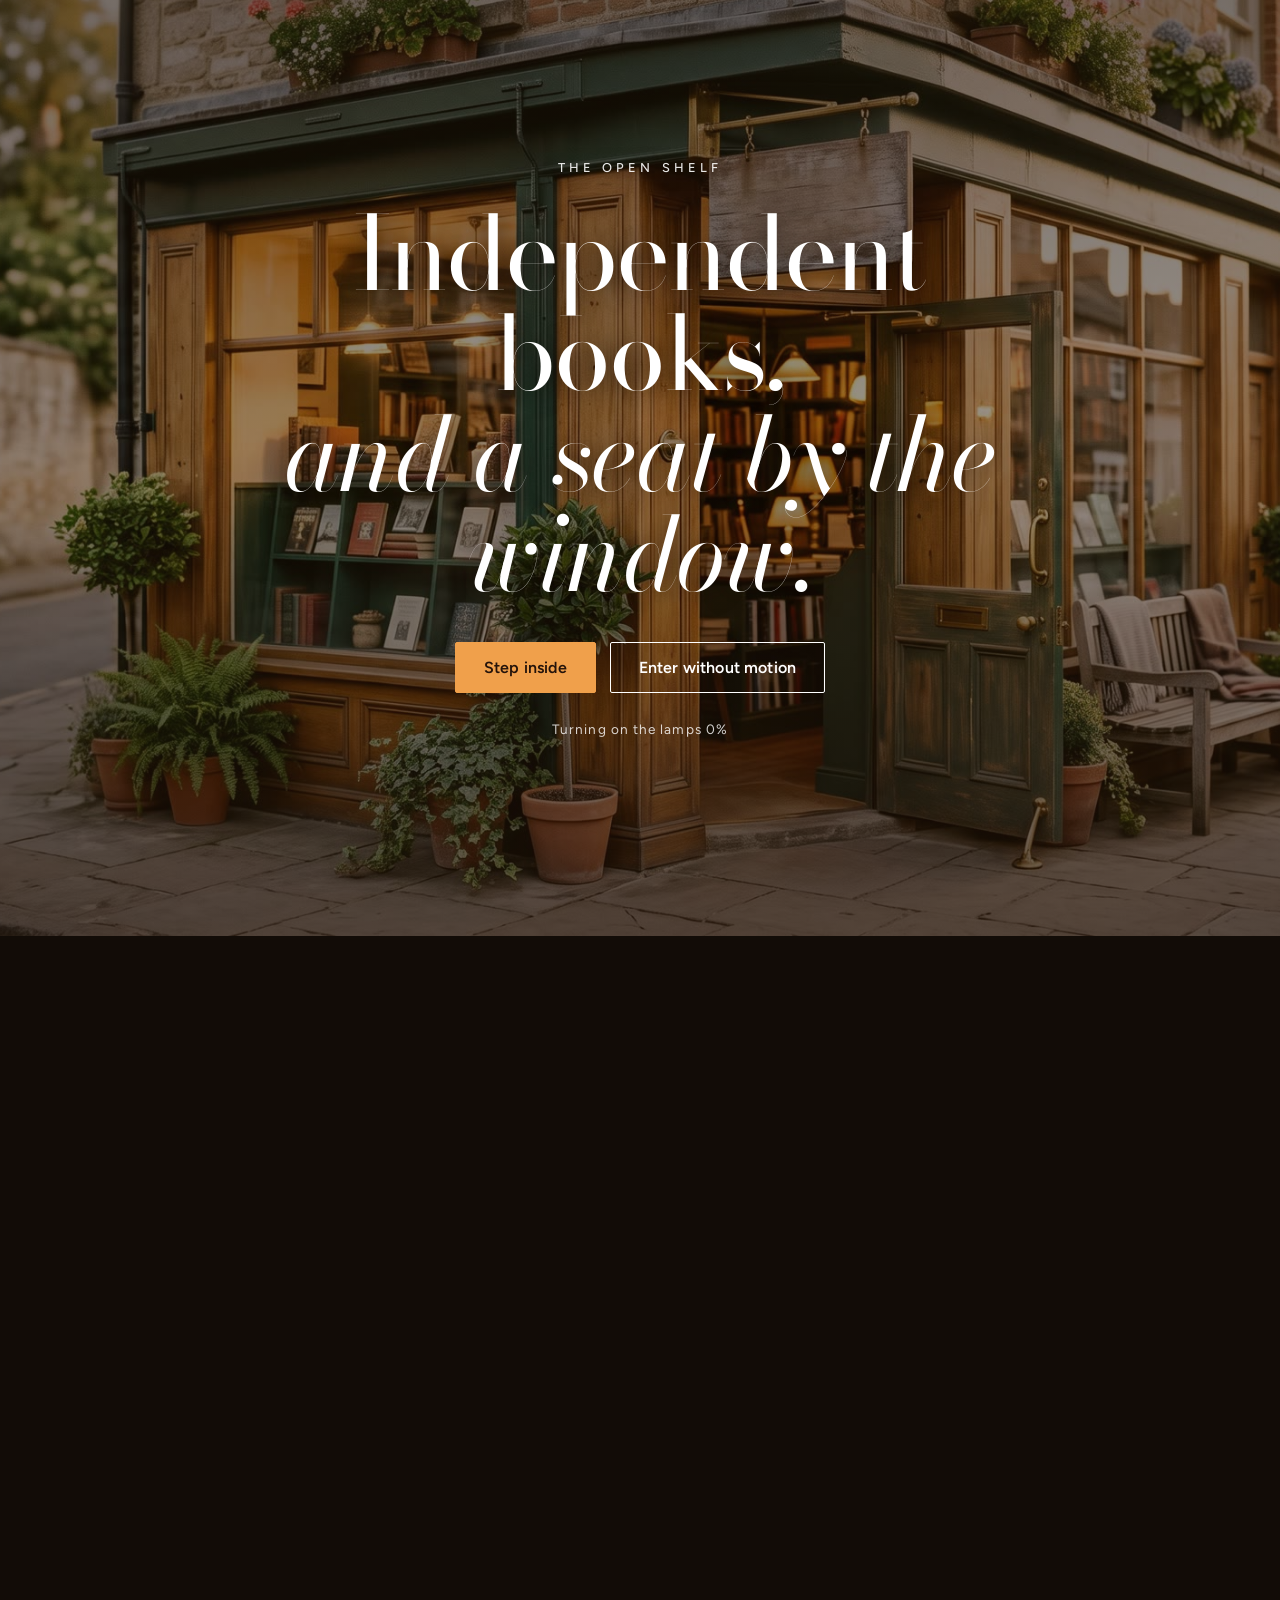
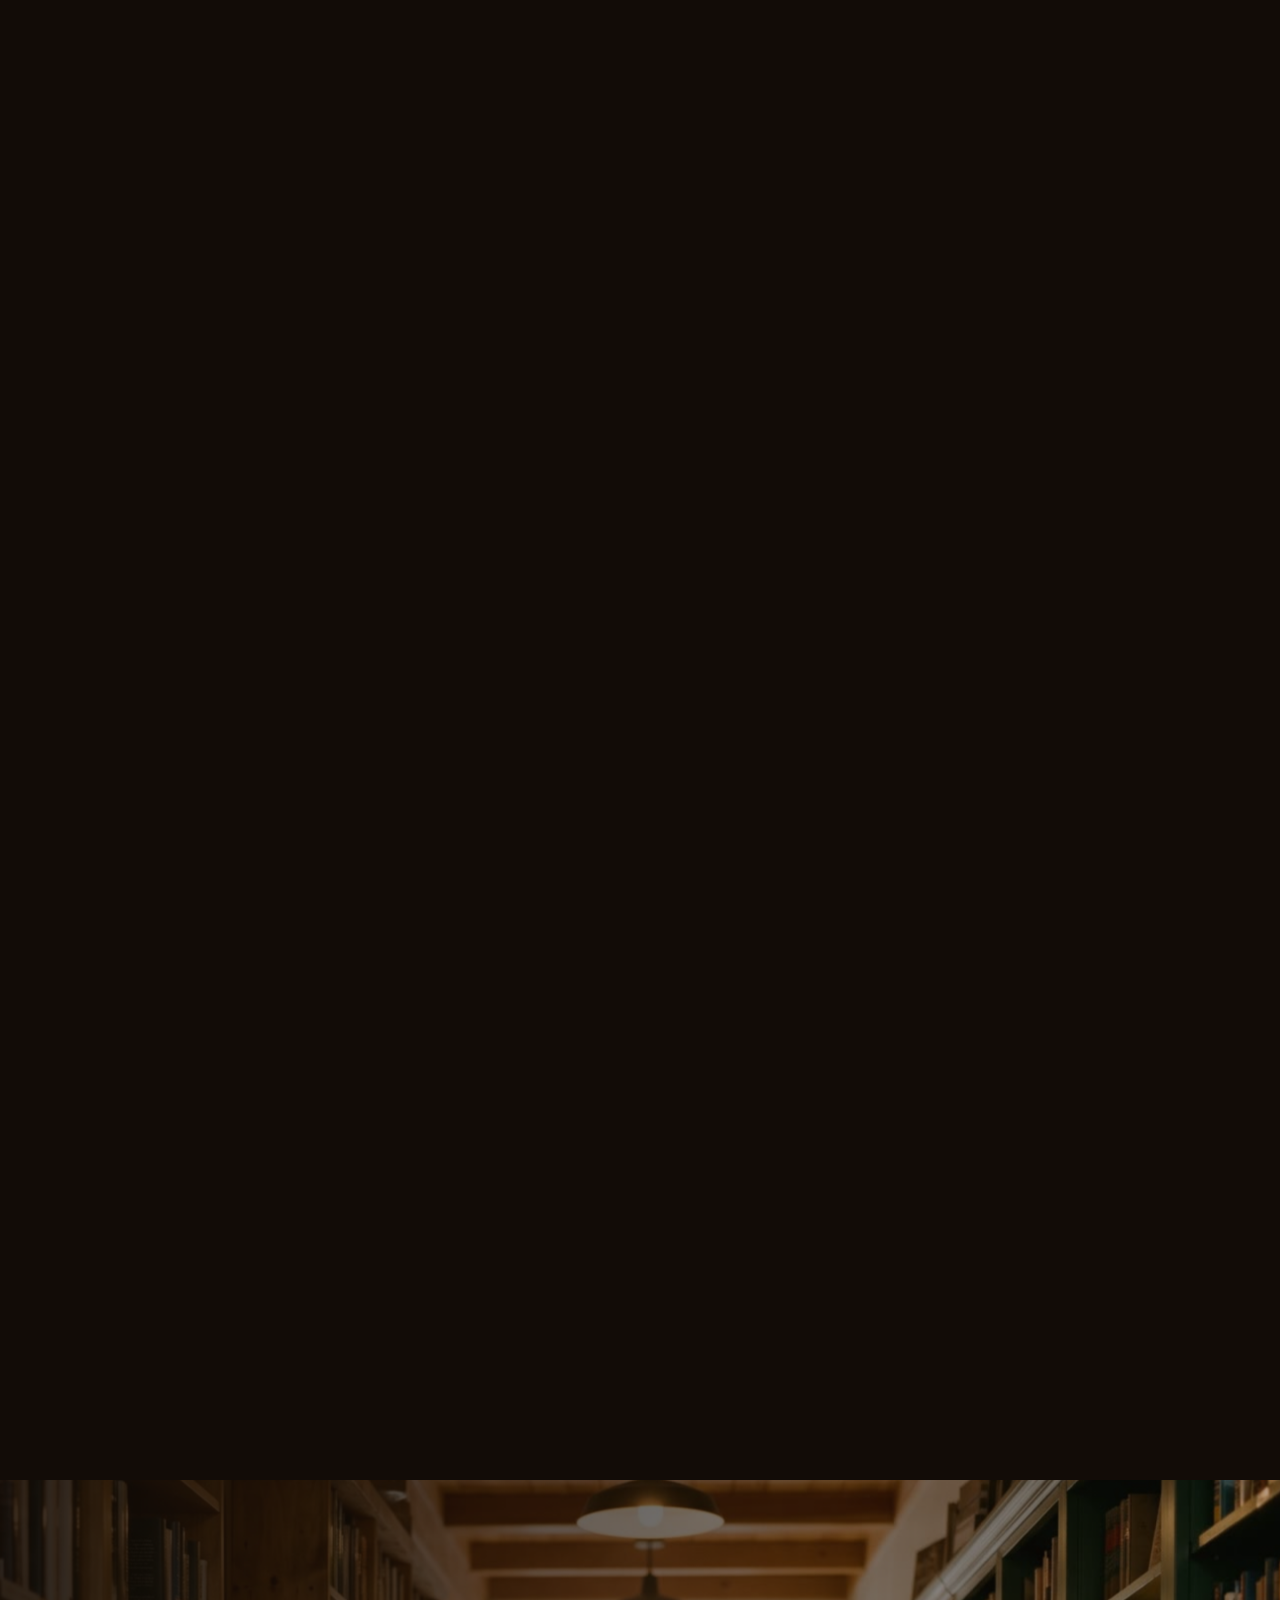
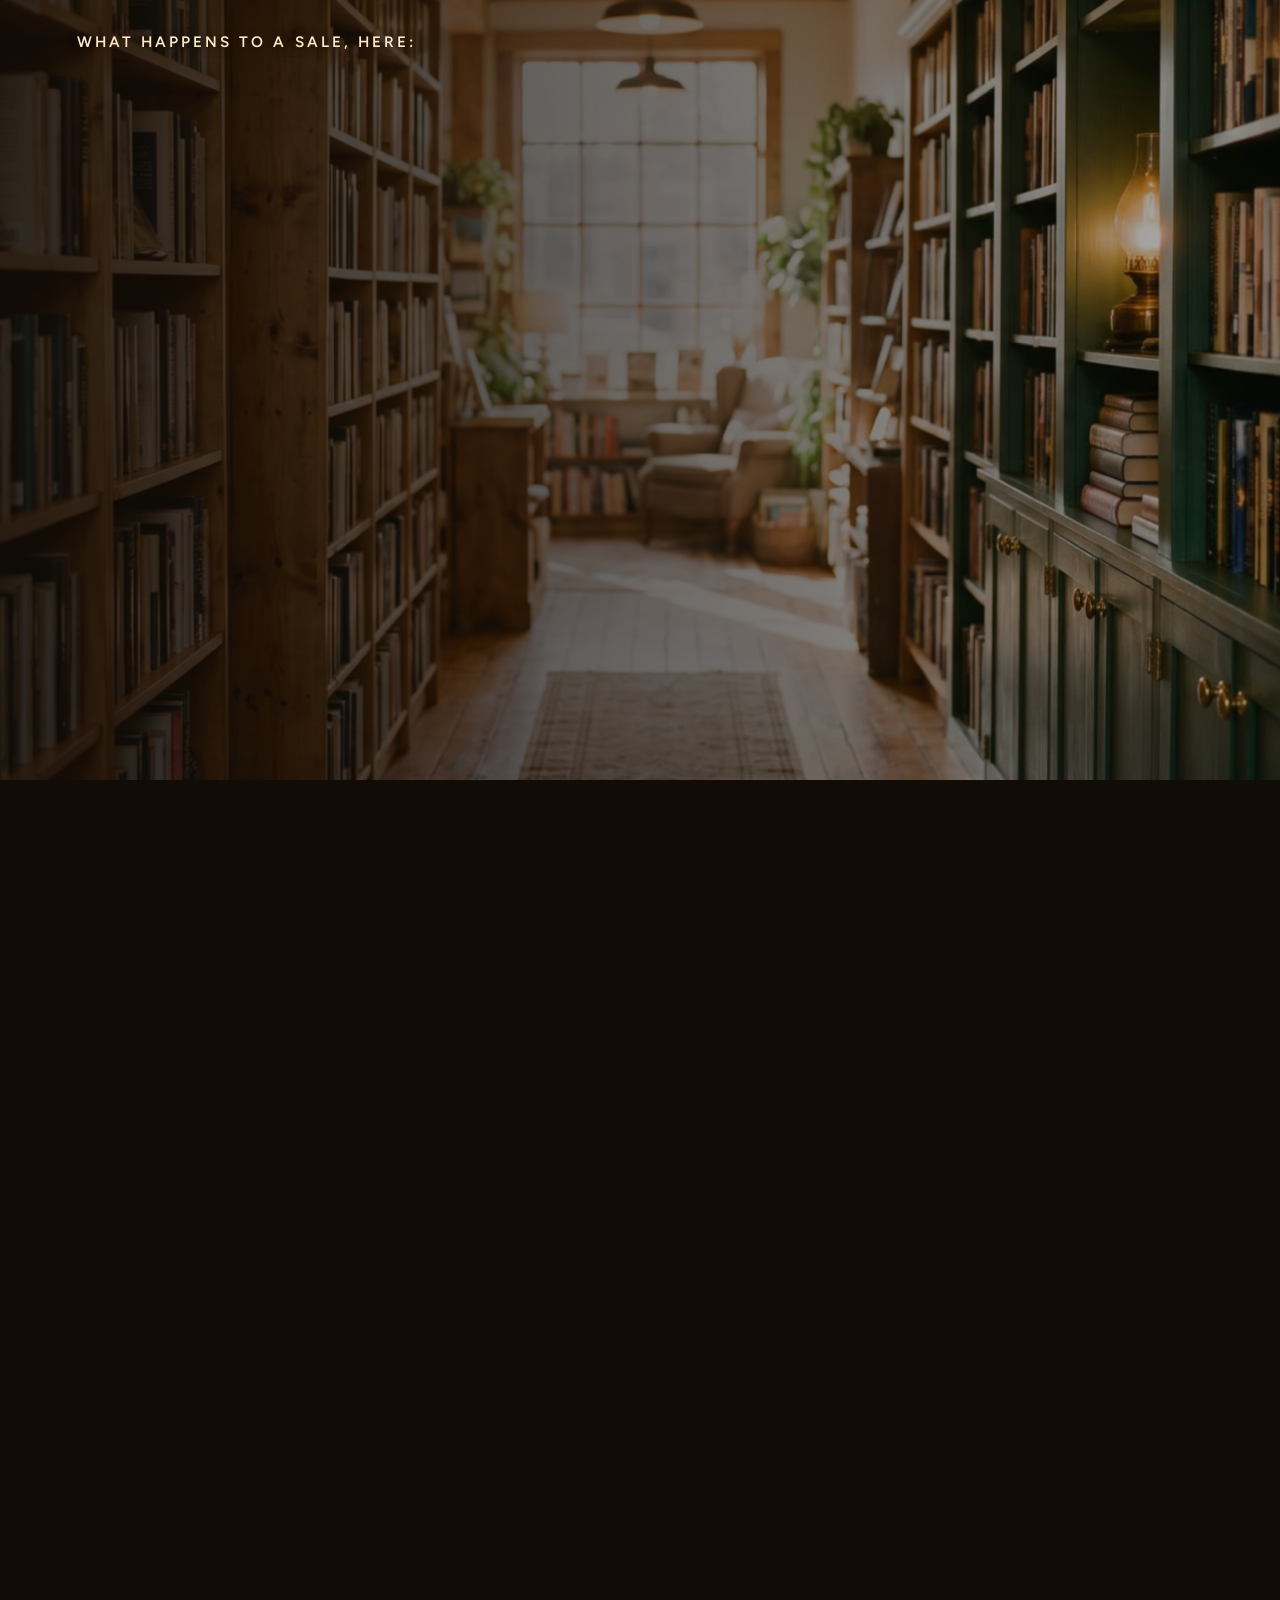
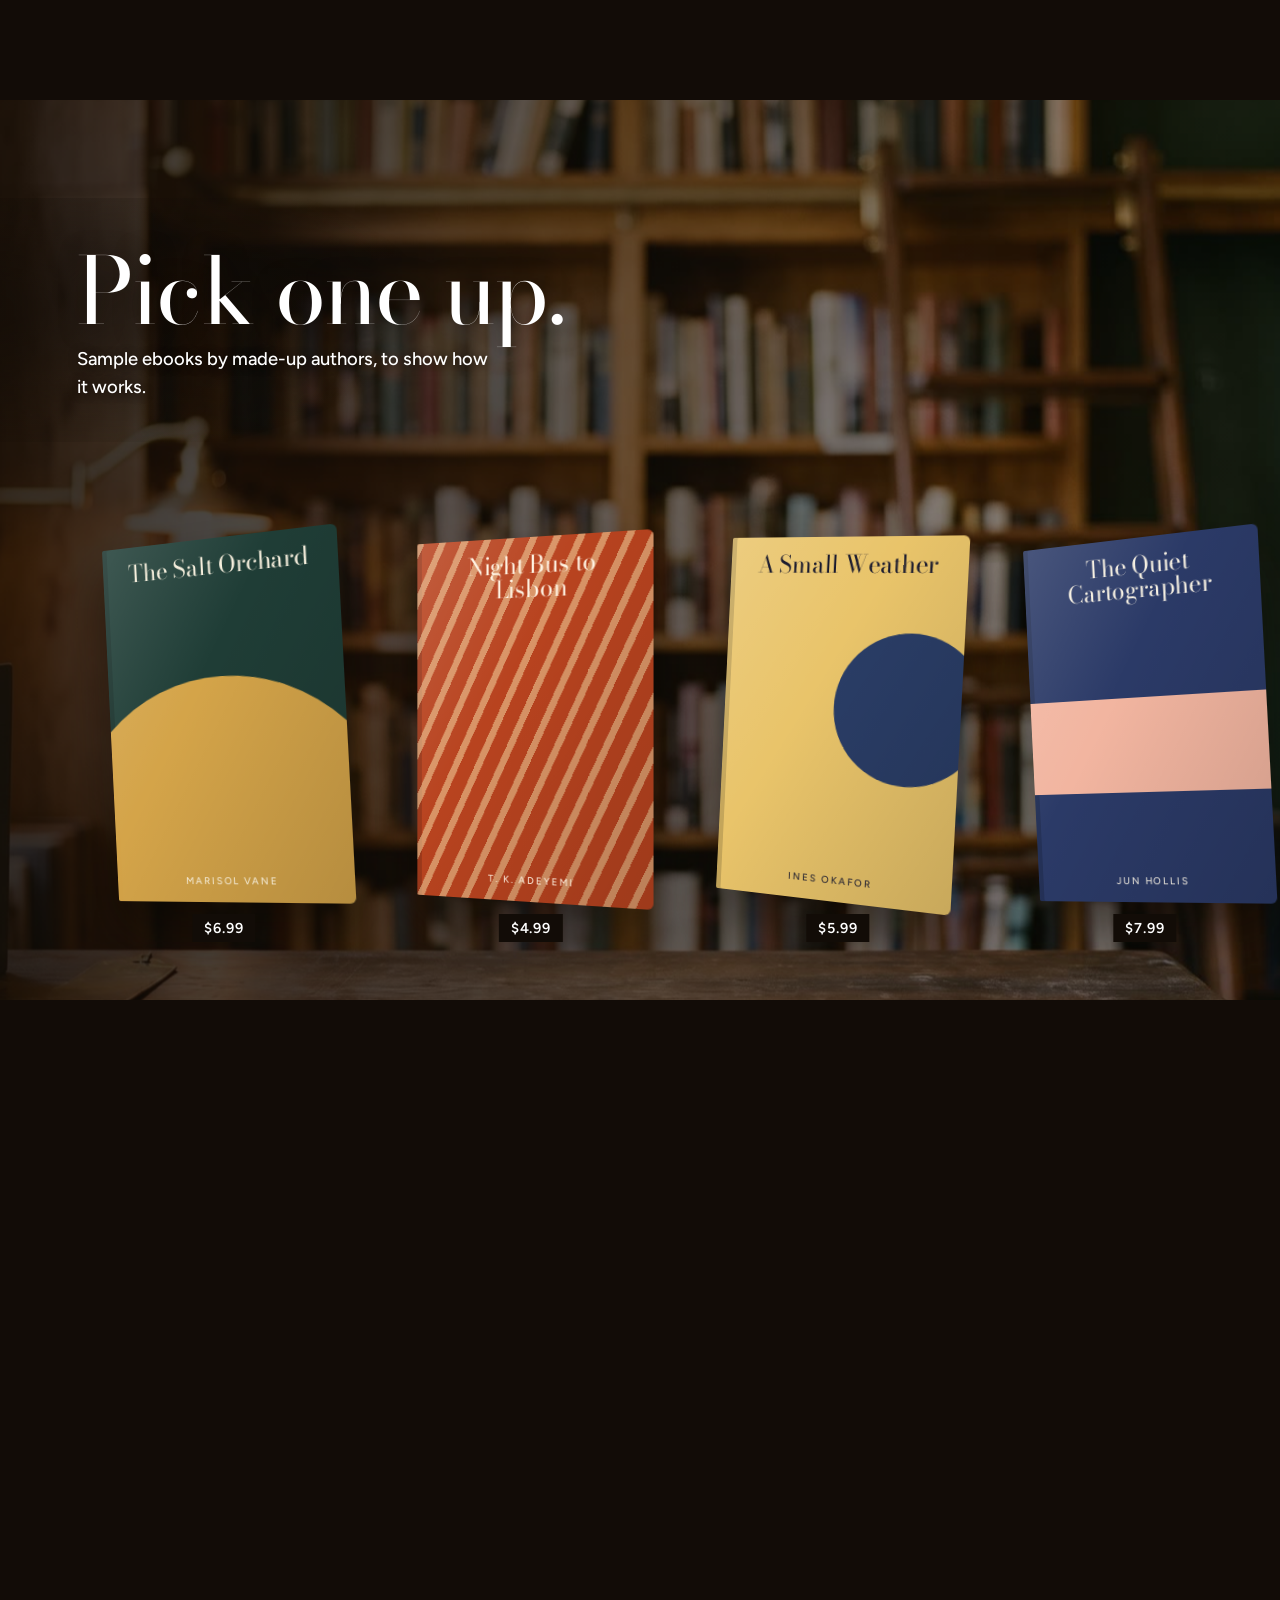
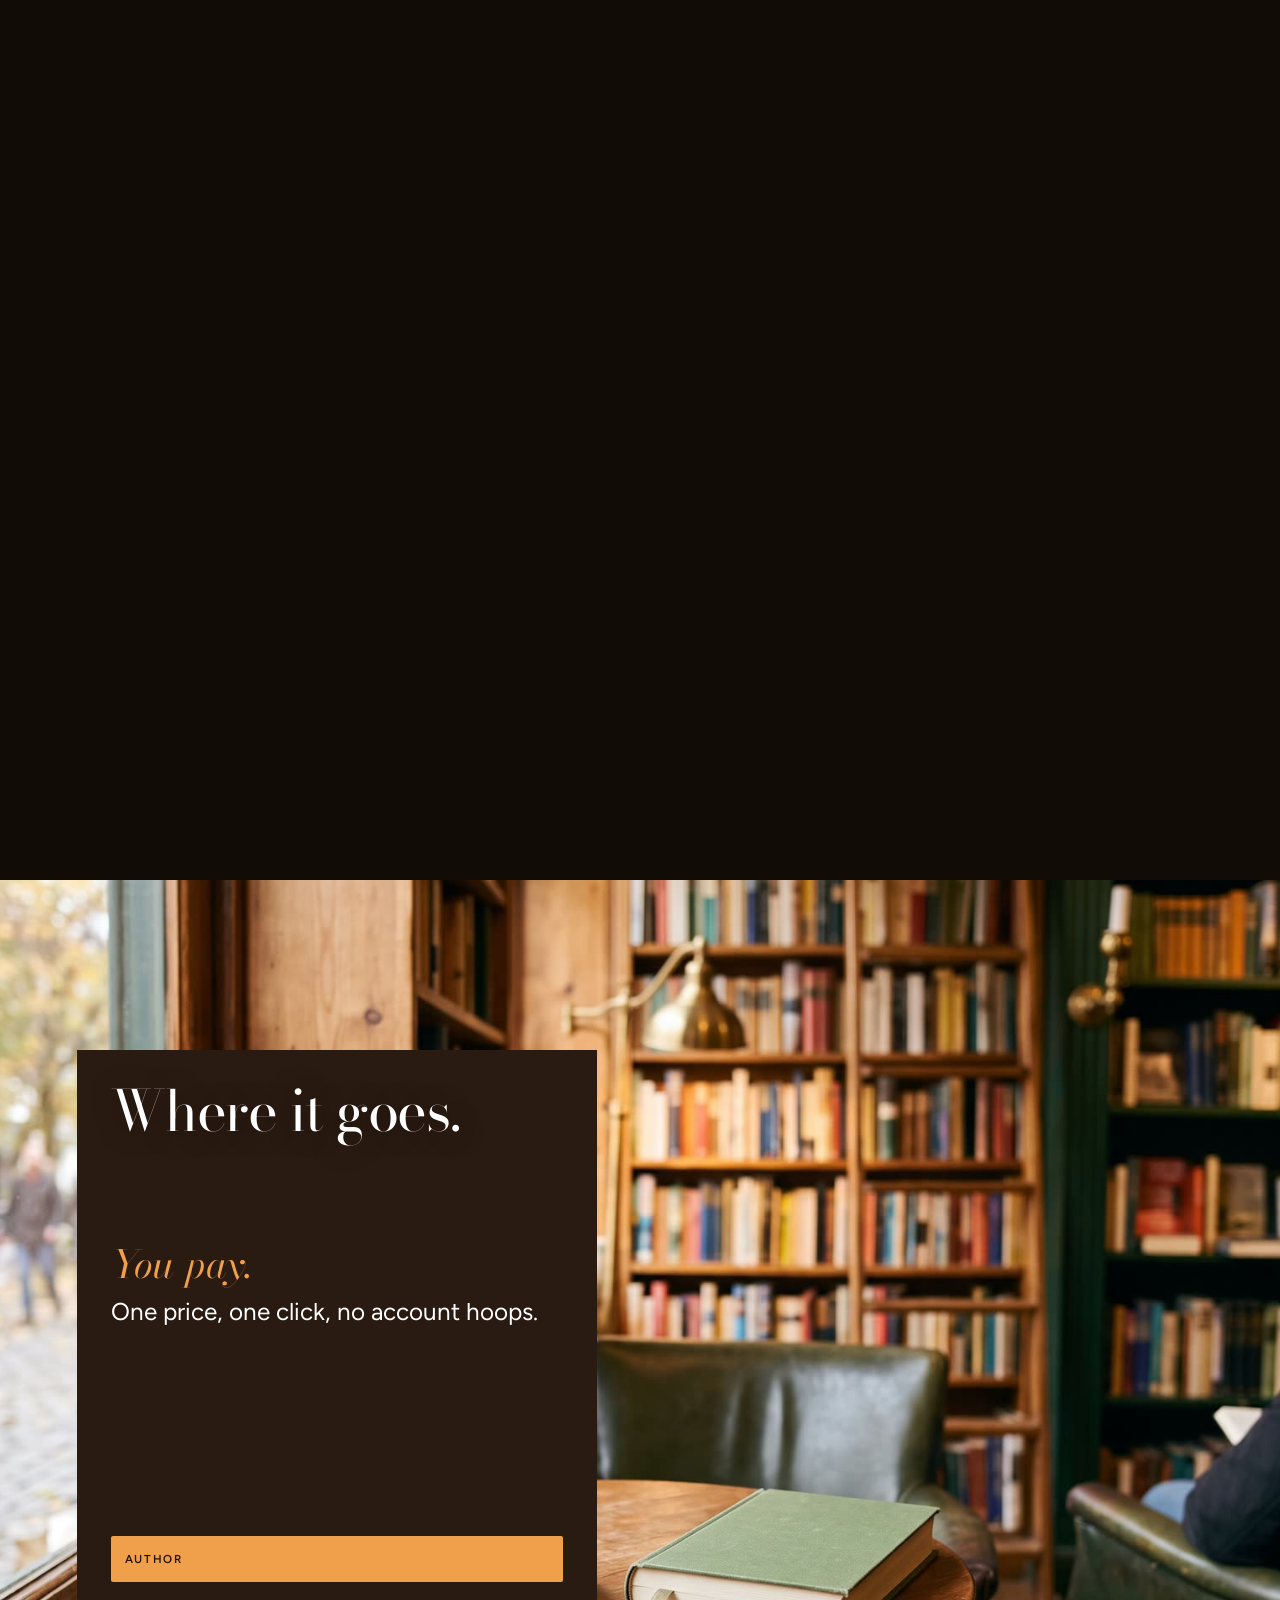
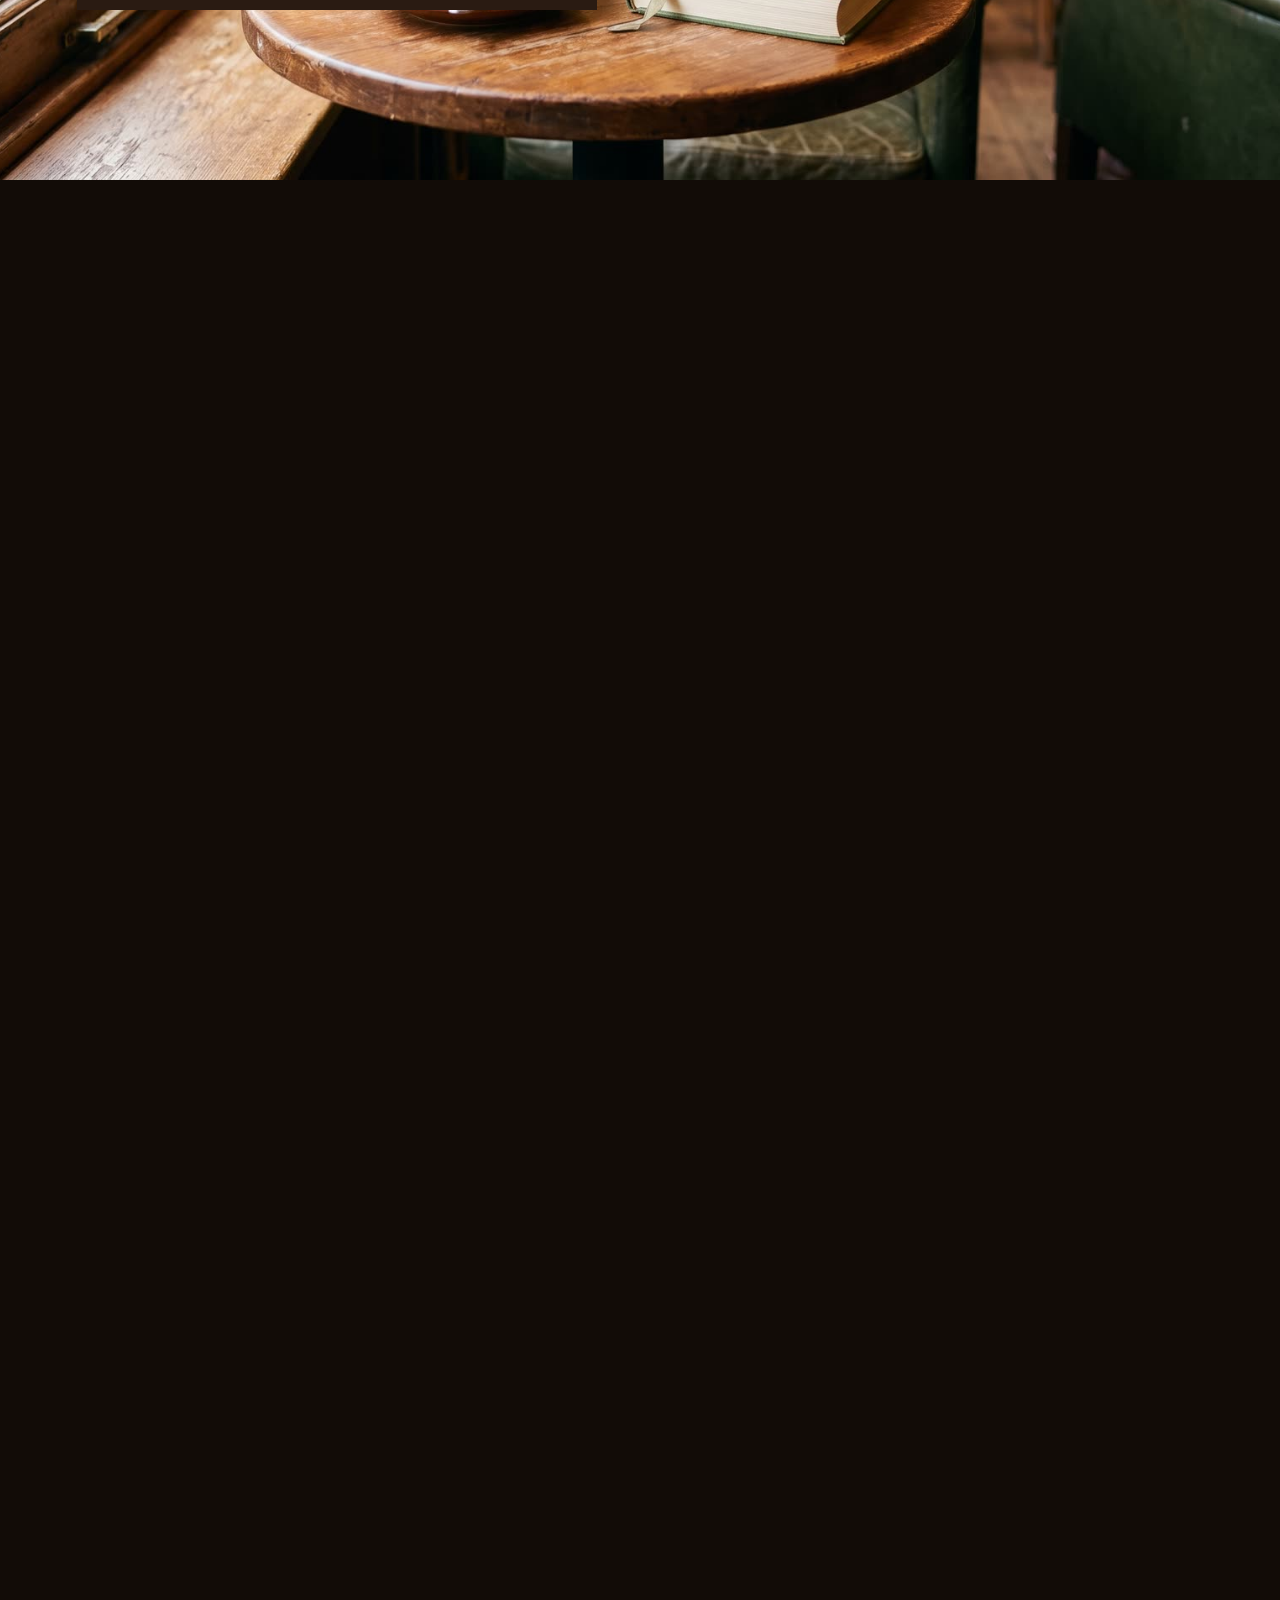
<file: docs/index.html>
<!doctype html>
<html lang="en">
<head>
<meta charset="utf-8">
<meta name="viewport" content="width=device-width, initial-scale=1, viewport-fit=cover">
<title>The Open Shelf</title>
<meta name="description" content="Independent ebooks, delivered instantly. Most of the sale goes to the author, and the author keeps a direct line to you.">
<link rel="preconnect" href="https://fonts.googleapis.com">
<link rel="preconnect" href="https://fonts.gstatic.com" crossorigin>
<link rel="stylesheet" href="https://fonts.googleapis.com/css2?family=Bodoni+Moda:ital,opsz,wght@0,6..96,400;0,6..96,600;1,6..96,400;1,6..96,500&family=Figtree:wght@400;500;600&display=swap">
<link rel="stylesheet" href="style.css?v=9">
</head>
<body data-tone="light">

<!-- Entry gate -->
<div class="gate" id="gate">
  <div class="gate-sky"></div>
  <div class="gate-inner">
    <p class="gate-mark">The Open Shelf</p>
    <h1 class="gate-title">Independent books,<br><em>and a seat by the window.</em></h1>
    <div class="gate-actions">
      <button class="btn sun" id="enter" type="button">Step inside</button>
      <button class="btn line" id="enterCalm" type="button">Enter without motion</button>
    </div>
    <p class="gate-load" id="gateLoad" aria-live="polite">Turning on the lamps</p>
  </div>
</div>

<header class="top">
  <a class="mark" href="#top">The Open Shelf</a>
  <nav aria-label="Main"><a href="#shelf">Read</a><a href="#authors">Write</a><a href="sellers.html">Sellers</a></nav>
</header>

<aside class="gauge" aria-hidden="true">
  <i data-g="hero"><b>Door</b></i><i data-g="idea"><b>Aisle</b></i><i data-g="shelf"><b>Shelf</b></i><i data-g="money"><b>Table</b></i><i data-g="authors"><b>Nook</b></i><i data-g="close"><b>Page</b></i>
  <span class="gauge-dot"></span>
</aside>

<main id="top">

<!-- 1. DOOR: walk up and in (scrubbed) -->
<section class="room hero" id="hero" data-room data-tone="dark" style="--span:520vh">
  <div class="sticky">
    <video class="bgvid" id="vidDawn" src="assets/walk-in.mp4" poster="assets/shop-front.jpg" muted playsinline preload="auto" tabindex="-1" aria-hidden="true"></video>
    <div class="beat b0"><h2 class="display">Books, from the people <em>who wrote them.</em></h2><p>Independent authors. Instant ebooks. No middle shelf.</p></div>
    <div class="beat b1"><p class="whisper">Somewhere behind that door, a story is waiting.</p></div>
    <div class="beat b2"><p class="whisper">The door is open.<br><em>Come in.</em></p></div>
  </div>
</section>

<!-- 2. AISLE: three promises -->
<section class="room idea" id="idea" data-room data-tone="dark" style="--span:380vh">
  <div class="sticky">
    <div class="plate p-high"></div>
    <div class="promises">
      <p class="lead">What happens to a sale, here:</p>
      <div class="promise" data-promise><h3>Most of it goes to the author.</h3><p>Not a sliver. The larger share, every time.</p></div>
      <div class="promise" data-promise><h3>So does the conversation.</h3><p>Every book comes with a link to the author's own newsletter. Join if you like, and they can write to you directly.</p></div>
      <div class="promise" data-promise><h3>And we help them be found.</h3><p>Shelves, newsletters and quiet word of mouth. That is what our small share pays for.</p></div>
    </div>
  </div>
</section>

<!-- 3. SHELF: pick one up (peak) -->
<section class="room shelf" id="shelf" data-room data-tone="dark" style="--span:620vh">
  <div class="sticky">
    <div class="plate p-day"></div>
    <div class="shelf-head"><h2 class="display">Pick one up.</h2><p>Sample ebooks by made-up authors, to show how it works.</p></div>
    <div class="track" id="track"></div>
  </div>
</section>

<!-- 4. TABLE: sit down, where the money goes (scrubbed) -->
<section class="room money" id="money" data-room data-tone="dark" style="--span:460vh">
  <div class="sticky">
    <video class="bgvid" id="vidDay" src="assets/sit-down.mp4" poster="assets/shop-table.jpg" muted playsinline preload="auto" tabindex="-1" aria-hidden="true"></video>
    <div class="money-card">
      <h2 class="display">Where it goes.</h2>
      <p class="mstep" data-m="0"><b>You pay.</b> One price, one click, no account hoops.</p>
      <p class="mstep" data-m="1"><b>You read.</b> The ebook lands in your inbox straight away.</p>
      <p class="mstep" data-m="2"><b>They are paid.</b> The larger share goes to the author. Their newsletter link is right there, if you want to hear from them.</p>
      <p class="mstep" data-m="3"><b>We keep a small cut.</b> It keeps the lights on and pays for marketing their book.</p>
      <div class="split" aria-label="Most of each sale goes to the author, a small share to The Open Shelf">
        <span class="s-author"><em>Author</em></span><span class="s-us"><em>Shelf</em></span>
      </div>
    </div>
  </div>
</section>

<!-- 5. NOOK: for authors, lamp reveal -->
<section class="room authors" id="authors" data-room data-tone="dark" style="--span:320vh">
  <div class="sticky">
    <div class="plate p-dusk base"></div>
    <div class="dusk-reveal"><div class="plate p-dusk"></div><div class="shade"></div>
      <div class="authors-inner">
        <h2 class="display">Bring a book. <em>Keep your readers.</em></h2>
        <ul class="perks">
          <li><b>You keep the larger share.</b> Of every sale, paid out to you.</li>
          <li><b>Your list, your link.</b> Every buyer sees your newsletter sign-up, and it opens on your own page, so the list is truly yours.</li>
          <li><b>We help you market it.</b> Shelves, newsletters, launch weeks.</li>
          <li><b>No website needed.</b> We host the page, take the payment and send the file.</li>
          <li><b>Sell paper too.</b> Readers can jump from your ebook page straight to your own site to order the physical book.</li>
        </ul>
        <div class="two">
          <div><h3>Sell through us</h3><p>We handle checkout and delivery. You get paid and your newsletter link is shown to every buyer.</p></div>
          <div><h3>Send readers to you</h3><p>Already have a store, or a print edition? Readers go straight to your site, and we earn a small referral.</p></div>
        </div>
        <a class="btn sun" href="sellers.html">Open the seller portal</a>
      </div>
    </div>
  </div>
</section>

<!-- 6. PAGE: open the book -->
<section class="room close" id="close" data-room data-tone="dark" style="--span:220vh">
  <div class="sticky">
    <div class="plate p-night" id="bookPlate"></div>
    <canvas id="stars" aria-hidden="true"></canvas>
    <div class="close-copy">
      <h2 class="display">Open it. <em>Straight from the author.</em></h2>
      <div class="actions"><a class="btn sun" href="#shelf">Browse the shelf</a><a class="btn line" href="#authors">List your book</a></div>
    </div>
  </div>
</section>

</main>

<footer><p>The Open Shelf. Every author, book and price on this page is fictional.</p></footer>

<!-- Boarding pass (signature move) -->
<div class="pass-wrap" id="passWrap" hidden>
  <div class="pass" role="dialog" aria-modal="true" aria-labelledby="passTitle">
    <div class="pass-cover" id="passCover"></div>
    <div class="pass-body">
      <p class="pass-top">Ebook · instant delivery</p>
      <h3 id="passTitle"></h3>
      <p class="pass-by" id="passBy"></p>
      <p class="pass-line"><span>Most of this sale goes to the author.</span></p>
      <a class="btn line dark pass-news" id="passNews" href="https://example.com" target="_blank" rel="noopener">Join the author's newsletter</a>
      <label class="opt"><input type="checkbox" id="optIn"><span>Also send me The Open Shelf's news, and the websites of authors I've bought from. <small>Optional. Unsubscribe in one click.</small></span></label>
      <p class="pass-state" id="passState" aria-live="polite">We use your email for your receipt and download only.</p>
      <div class="actions"><button class="btn sun" type="button" id="passGo">Get the ebook</button><button class="btn line dark" type="button" id="passClose">Keep browsing</button></div>
      <p class="pass-or">Prefer paper?</p>
      <a class="btn line dark pass-paper" id="passPaper" href="https://example.com" target="_blank" rel="noopener">Order the paperback from the author's own site</a>
      <p class="pass-demo">Demo only. No payment is taken, and the author links are placeholders.</p>
      <div class="pass-stamp" aria-hidden="true">Sent</div>
    </div>
  </div>
</div>

<script src="app.js?v=8"></script>
</body>
</html>
</file>
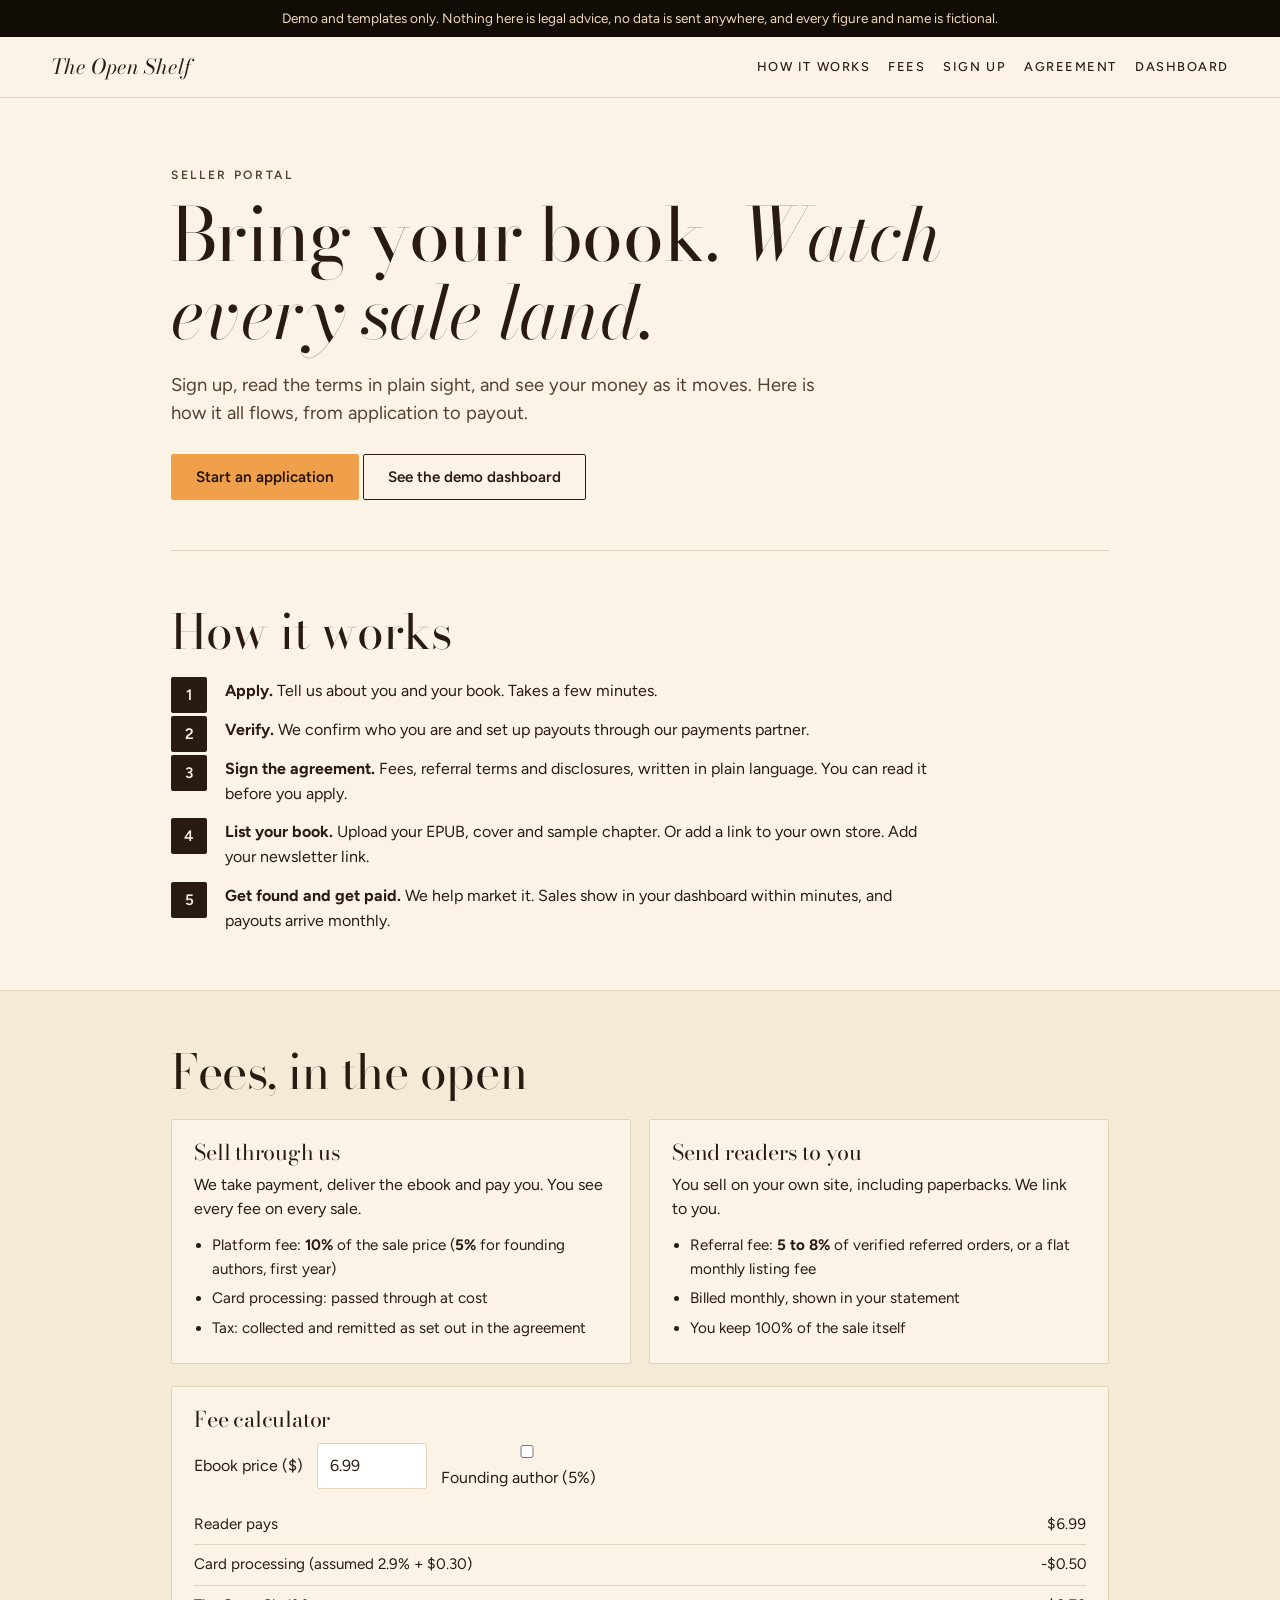
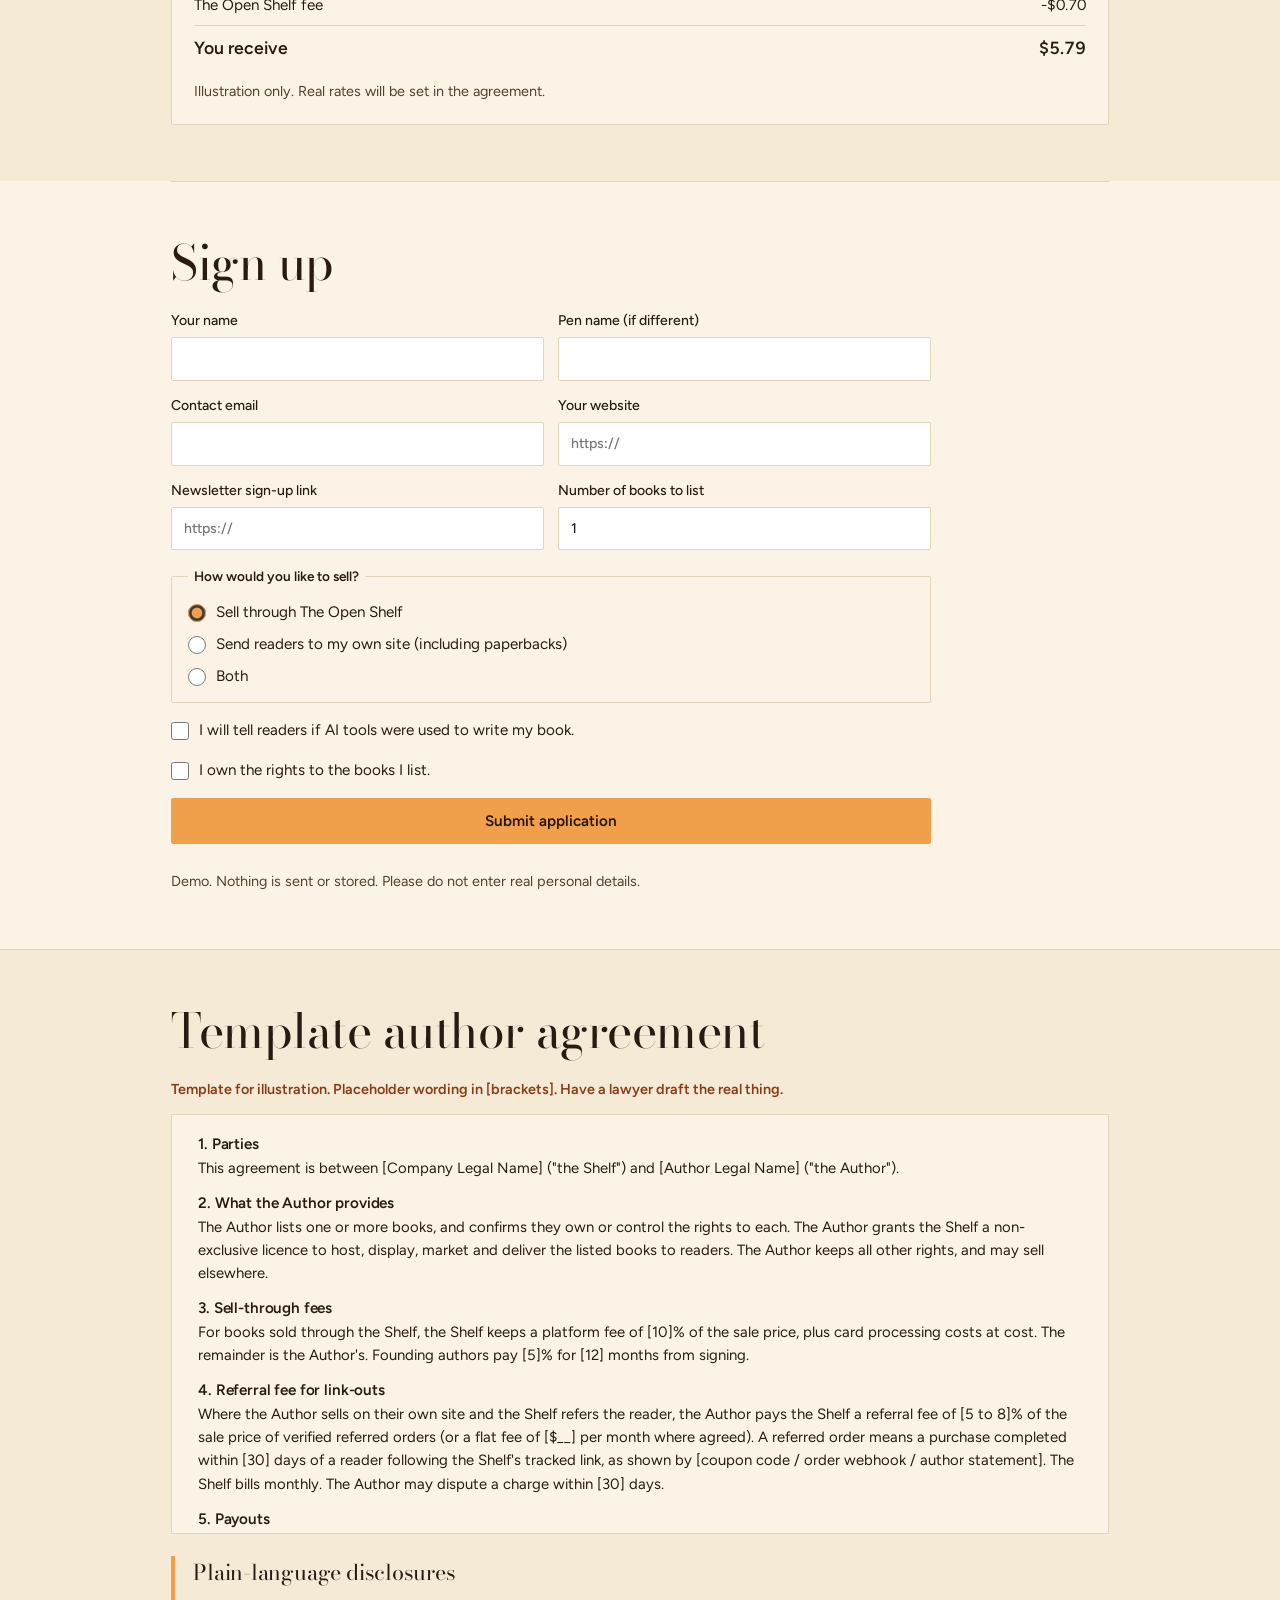
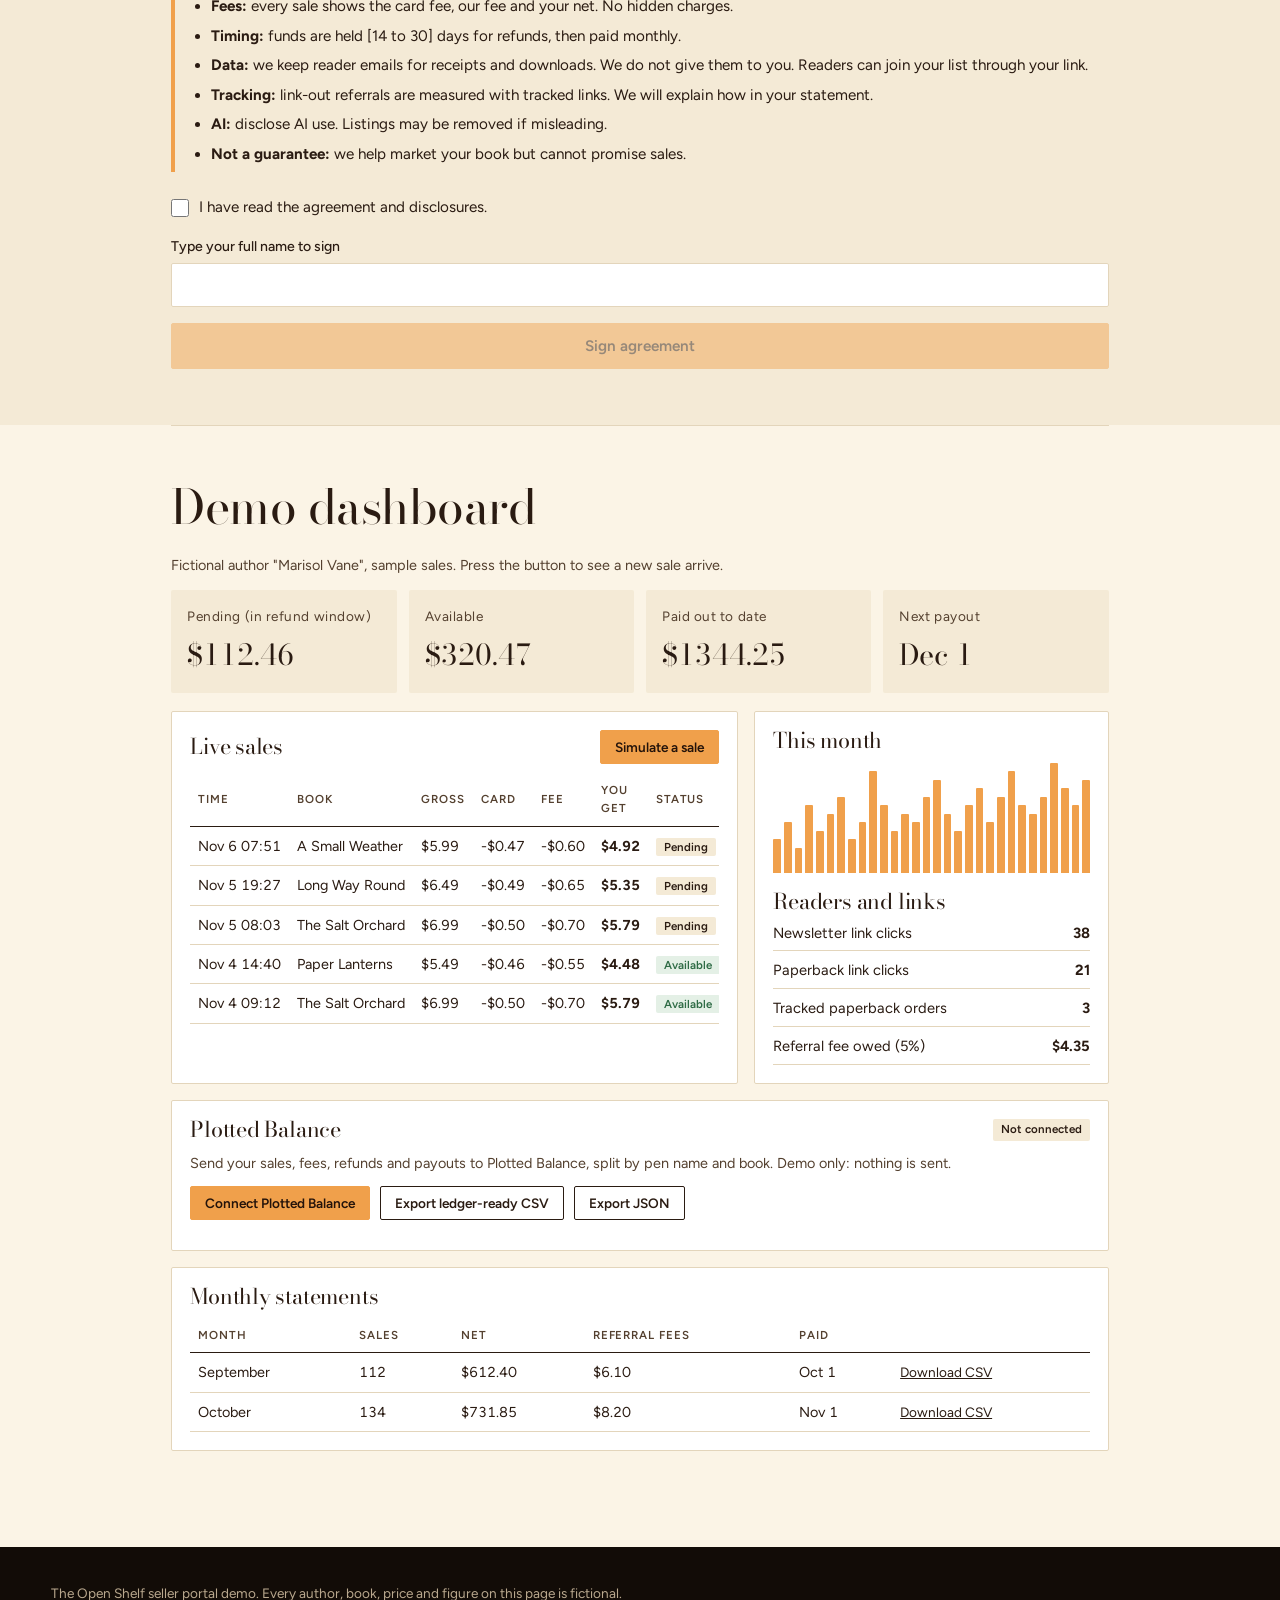
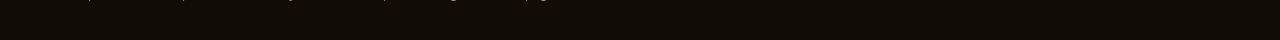
<file: docs/sellers.html>
<!doctype html>
<html lang="en">
<head>
<meta charset="utf-8">
<meta name="viewport" content="width=device-width, initial-scale=1">
<title>Seller Portal · The Open Shelf</title>
<meta name="description" content="Sign up, read the template agreement and disclosures, and see a demo seller dashboard for The Open Shelf.">
<link rel="preconnect" href="https://fonts.googleapis.com">
<link rel="preconnect" href="https://fonts.gstatic.com" crossorigin>
<link rel="stylesheet" href="https://fonts.googleapis.com/css2?family=Bodoni+Moda:ital,opsz,wght@0,6..96,400;0,6..96,600;1,6..96,400&family=Figtree:wght@400;500;600&display=swap">
<link rel="stylesheet" href="sellers.css?v=3">
</head>
<body>
<div class="banner" role="note">Demo and templates only. Nothing here is legal advice, no data is sent anywhere, and every figure and name is fictional.</div>

<header class="bar">
  <a class="mark" href="index.html">The Open Shelf</a>
  <nav aria-label="Seller portal">
    <a href="#how">How it works</a><a href="#fees">Fees</a><a href="#signup">Sign up</a><a href="#agreement">Agreement</a><a href="#dashboard">Dashboard</a>
  </nav>
</header>

<main>
<section class="hero">
  <p class="eyebrow">Seller portal</p>
  <h1>Bring your book. <em>Watch every sale land.</em></h1>
  <p class="lede">Sign up, read the terms in plain sight, and see your money as it moves. Here is how it all flows, from application to payout.</p>
  <a class="btn sun" href="#signup">Start an application</a> <a class="btn line" href="#dashboard">See the demo dashboard</a>
</section>

<section id="how" class="block">
  <h2>How it works</h2>
  <ol class="steps">
    <li><b>Apply.</b> Tell us about you and your book. Takes a few minutes.</li>
    <li><b>Verify.</b> We confirm who you are and set up payouts through our payments partner.</li>
    <li><b>Sign the agreement.</b> Fees, referral terms and disclosures, written in plain language. You can read it before you apply.</li>
    <li><b>List your book.</b> Upload your EPUB, cover and sample chapter. Or add a link to your own store. Add your newsletter link.</li>
    <li><b>Get found and get paid.</b> We help market it. Sales show in your dashboard within minutes, and payouts arrive monthly.</li>
  </ol>
</section>

<section id="fees" class="block alt">
  <h2>Fees, in the open</h2>
  <div class="two">
    <article class="card"><h3>Sell through us</h3><p>We take payment, deliver the ebook and pay you. You see every fee on every sale.</p>
      <ul><li>Platform fee: <b>10%</b> of the sale price (<b>5%</b> for founding authors, first year)</li><li>Card processing: passed through at cost</li><li>Tax: collected and remitted as set out in the agreement</li></ul></article>
    <article class="card"><h3>Send readers to you</h3><p>You sell on your own site, including paperbacks. We link to you.</p>
      <ul><li>Referral fee: <b>5 to 8%</b> of verified referred orders, or a flat monthly listing fee</li><li>Billed monthly, shown in your statement</li><li>You keep 100% of the sale itself</li></ul></article>
  </div>
  <div class="calc card" aria-labelledby="calcT">
    <h3 id="calcT">Fee calculator</h3>
    <div class="calc-row">
      <label for="price">Ebook price ($)</label><input id="price" type="number" min="0.99" step="0.5" value="6.99">
      <label class="chk"><input id="founding" type="checkbox"> Founding author (5%)</label>
    </div>
    <table class="split-table" aria-live="polite">
      <tr><th>Reader pays</th><td id="cGross"></td></tr>
      <tr><th>Card processing (assumed 2.9% + $0.30)</th><td id="cCard"></td></tr>
      <tr><th>The Open Shelf fee</th><td id="cFee"></td></tr>
      <tr class="net"><th>You receive</th><td id="cNet"></td></tr>
    </table>
    <p class="fine">Illustration only. Real rates will be set in the agreement.</p>
  </div>
</section>

<section id="signup" class="block">
  <h2>Sign up</h2>
  <form id="signupForm" class="form" novalidate>
    <div class="grid">
      <label>Your name<input name="name" required autocomplete="off"></label>
      <label>Pen name (if different)<input name="pen" autocomplete="off"></label>
      <label>Contact email<input name="email" type="email" required autocomplete="off"></label>
      <label>Your website<input name="site" type="url" placeholder="https://" autocomplete="off"></label>
      <label>Newsletter sign-up link<input name="news" type="url" placeholder="https://" autocomplete="off"></label>
      <label>Number of books to list<input name="n" type="number" min="1" value="1"></label>
    </div>
    <fieldset><legend>How would you like to sell?</legend>
      <label class="chk"><input type="radio" name="model" value="through" checked> Sell through The Open Shelf</label>
      <label class="chk"><input type="radio" name="model" value="link"> Send readers to my own site (including paperbacks)</label>
      <label class="chk"><input type="radio" name="model" value="both"> Both</label>
    </fieldset>
    <label class="chk"><input type="checkbox" name="ai"> I will tell readers if AI tools were used to write my book.</label>
    <label class="chk"><input type="checkbox" name="rights" required> I own the rights to the books I list.</label>
    <button class="btn sun" type="submit">Submit application</button>
    <p class="fine">Demo. Nothing is sent or stored. Please do not enter real personal details.</p>
    <p id="signupMsg" class="ok" role="status" hidden></p>
  </form>
</section>

<section id="agreement" class="block alt">
  <h2>Template author agreement</h2>
  <p class="fine strong">Template for illustration. Placeholder wording in [brackets]. Have a lawyer draft the real thing.</p>
  <div class="doc" tabindex="0" aria-label="Template author agreement">
    <h3>1. Parties</h3><p>This agreement is between [Company Legal Name] ("the Shelf") and [Author Legal Name] ("the Author").</p>
    <h3>2. What the Author provides</h3><p>The Author lists one or more books, and confirms they own or control the rights to each. The Author grants the Shelf a non-exclusive licence to host, display, market and deliver the listed books to readers. The Author keeps all other rights, and may sell elsewhere.</p>
    <h3>3. Sell-through fees</h3><p>For books sold through the Shelf, the Shelf keeps a platform fee of [10]% of the sale price, plus card processing costs at cost. The remainder is the Author's. Founding authors pay [5]% for [12] months from signing.</p>
    <h3>4. Referral fee for link-outs</h3><p>Where the Author sells on their own site and the Shelf refers the reader, the Author pays the Shelf a referral fee of [5 to 8]% of the sale price of verified referred orders (or a flat fee of [$__] per month where agreed). A referred order means a purchase completed within [30] days of a reader following the Shelf's tracked link, as shown by [coupon code / order webhook / author statement]. The Shelf bills monthly. The Author may dispute a charge within [30] days.</p>
    <h3>5. Payouts</h3><p>Sale proceeds are held for [14 to 30] days for refunds, then become available. Payouts are made monthly once the available balance reaches [$__], through the Shelf's payments partner. The Author must complete identity and tax verification before the first payout.</p>
    <h3>6. Refunds and chargebacks</h3><p>If a sale is refunded or reversed, the amount is deducted from the Author's balance. Refund policy for readers: [state policy].</p>
    <h3>7. Taxes</h3><p>[The Shelf collects and remits sales tax and VAT on sales it makes as seller / a merchant of record does so.] The Author is responsible for their own income tax and will provide the tax forms requested.</p>
    <h3>8. Reader ownership</h3><p>Readers who buy through the Shelf receive a DRM-free copy and may re-download it from their library without time limit. The Author agrees this right survives termination of this agreement for copies already sold.</p>
    <h3>9. Reader data and newsletters</h3><p>The Shelf does not share reader email addresses with the Author. The Shelf will show the Author's newsletter sign-up link to every buyer; readers join on the Author's own page. The Shelf may email readers its own news if they opted in. The Author will handle any list they build under applicable law.</p>
    <h3>10. Content and AI disclosure</h3><p>The Author will not list unlawful, infringing or deceptive material, and will disclose if AI tools were used to generate the text, cover or narration. The Shelf may remove a listing that breaks these rules, after notice where reasonable.</p>
    <h3>11. Reporting</h3><p>The Shelf provides a seller dashboard showing sales, fees, refunds, balances and payouts, updated [within minutes] of each event, and a monthly statement.</p>
    <h3>12. Term and ending this agreement</h3><p>Either side may end this agreement on [30] days' written notice. Money owed is settled within [60] days.</p>
    <h3>13. Liability and law</h3><p>[Liability limits.] This agreement is governed by the laws of [jurisdiction].</p>
  </div>

  <div class="disc">
    <h3>Plain-language disclosures</h3>
    <ul>
      <li><b>Fees:</b> every sale shows the card fee, our fee and your net. No hidden charges.</li>
      <li><b>Timing:</b> funds are held [14 to 30] days for refunds, then paid monthly.</li>
      <li><b>Data:</b> we keep reader emails for receipts and downloads. We do not give them to you. Readers can join your list through your link.</li>
      <li><b>Tracking:</b> link-out referrals are measured with tracked links. We will explain how in your statement.</li>
      <li><b>AI:</b> disclose AI use. Listings may be removed if misleading.</li>
      <li><b>Not a guarantee:</b> we help market your book but cannot promise sales.</li>
    </ul>
  </div>

  <form id="signForm" class="form sign">
    <label class="chk"><input type="checkbox" id="agreeChk"> I have read the agreement and disclosures.</label>
    <label>Type your full name to sign<input id="sigName" autocomplete="off"></label>
    <button class="btn sun" id="signBtn" type="submit" disabled>Sign agreement</button>
    <p id="signMsg" class="ok" role="status" hidden></p>
  </form>
</section>

<section id="dashboard" class="block">
  <h2>Demo dashboard</h2>
  <p class="fine">Fictional author "Marisol Vane", sample sales. Press the button to see a new sale arrive.</p>
  <div class="cards">
    <div class="stat"><span>Pending (in refund window)</span><b id="sPend">$0.00</b></div>
    <div class="stat"><span>Available</span><b id="sAvail">$0.00</b></div>
    <div class="stat"><span>Paid out to date</span><b id="sPaid">$0.00</b></div>
    <div class="stat"><span>Next payout</span><b>Dec 1</b></div>
  </div>

  <div class="dash-grid">
    <div class="panel">
      <div class="panel-h"><h3>Live sales</h3><button class="btn sun small" id="simSale" type="button">Simulate a sale</button></div>
      <div class="tablewrap"><table class="sales"><thead><tr><th>Time</th><th>Book</th><th>Gross</th><th>Card</th><th>Fee</th><th>You get</th><th>Status</th></tr></thead><tbody id="salesBody"></tbody></table></div>
    </div>
    <div class="panel">
      <h3>This month</h3>
      <div class="bars" id="bars" role="img" aria-label="Sales per day this month, sample data"></div>
      <h3 class="mt">Readers and links</h3>
      <ul class="kv">
        <li><span>Newsletter link clicks</span><b id="kNews">0</b></li>
        <li><span>Paperback link clicks</span><b id="kPaper">0</b></li>
        <li><span>Tracked paperback orders</span><b>3</b></li>
        <li><span>Referral fee owed (5%)</span><b>$4.35</b></li>
      </ul>
    </div>
  </div>

  <div class="panel pb">
    <div class="panel-h"><h3>Plotted Balance</h3><span class="tag" id="pbTag">Not connected</span></div>
    <p class="fine">Send your sales, fees, refunds and payouts to Plotted Balance, split by pen name and book. Demo only: nothing is sent.</p>
    <div class="pb-actions">
      <button class="btn sun small" id="pbConnect" type="button">Connect Plotted Balance</button>
      <button class="btn line small" id="pbCsv" type="button">Export ledger-ready CSV</button>
      <button class="btn line small" id="pbJson" type="button">Export JSON</button>
    </div>
    <ul class="pb-log" id="pbLog" aria-live="polite"></ul>
  </div>

  <div class="panel">
    <div class="panel-h"><h3>Monthly statements</h3></div>
    <table class="sales"><thead><tr><th>Month</th><th>Sales</th><th>Net</th><th>Referral fees</th><th>Paid</th><th></th></tr></thead>
      <tbody>
        <tr><td>September</td><td>112</td><td>$612.40</td><td>$6.10</td><td>Oct 1</td><td><button class="link" data-csv="Sep">Download CSV</button></td></tr>
        <tr><td>October</td><td>134</td><td>$731.85</td><td>$8.20</td><td>Nov 1</td><td><button class="link" data-csv="Oct">Download CSV</button></td></tr>
      </tbody></table>
  </div>
</section>
</main>

<footer><p>The Open Shelf seller portal demo. Every author, book, price and figure on this page is fictional.</p></footer>
<script src="sellers.js?v=2"></script>
</body>
</html>
</file>
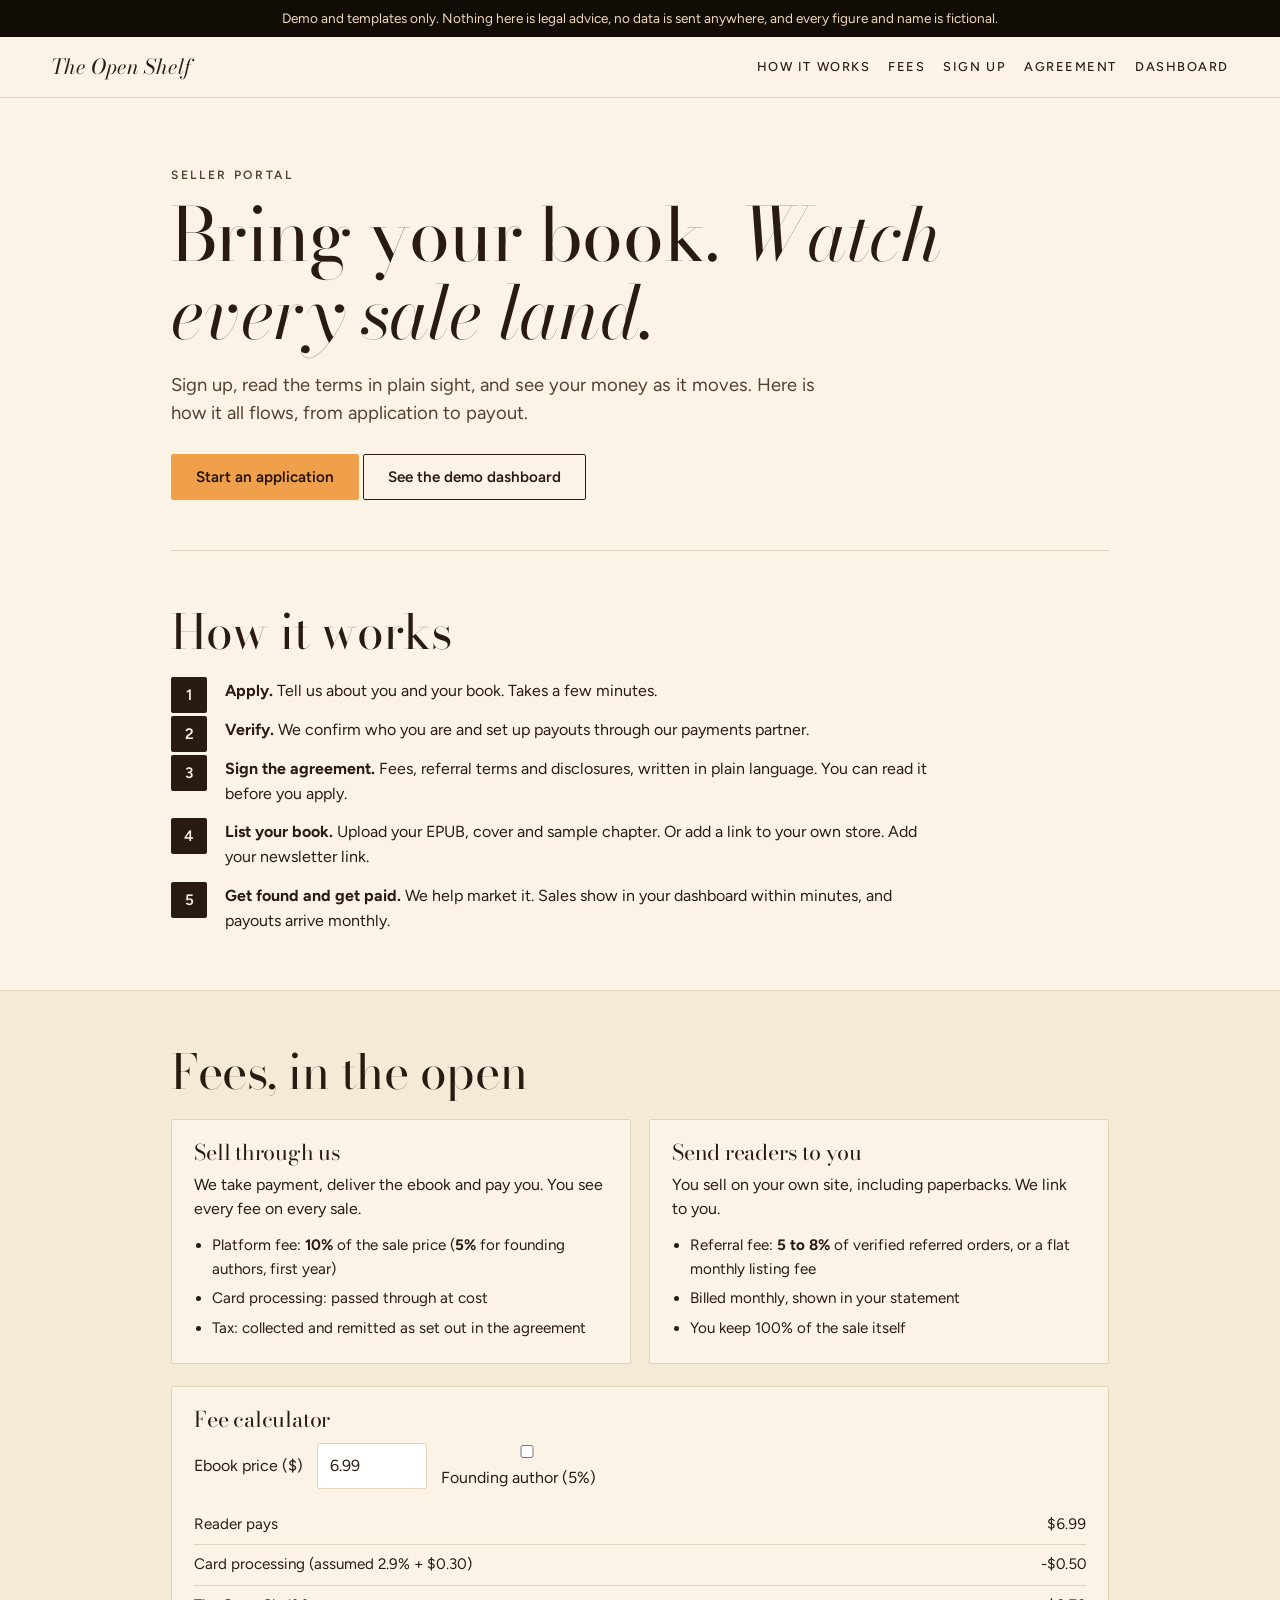
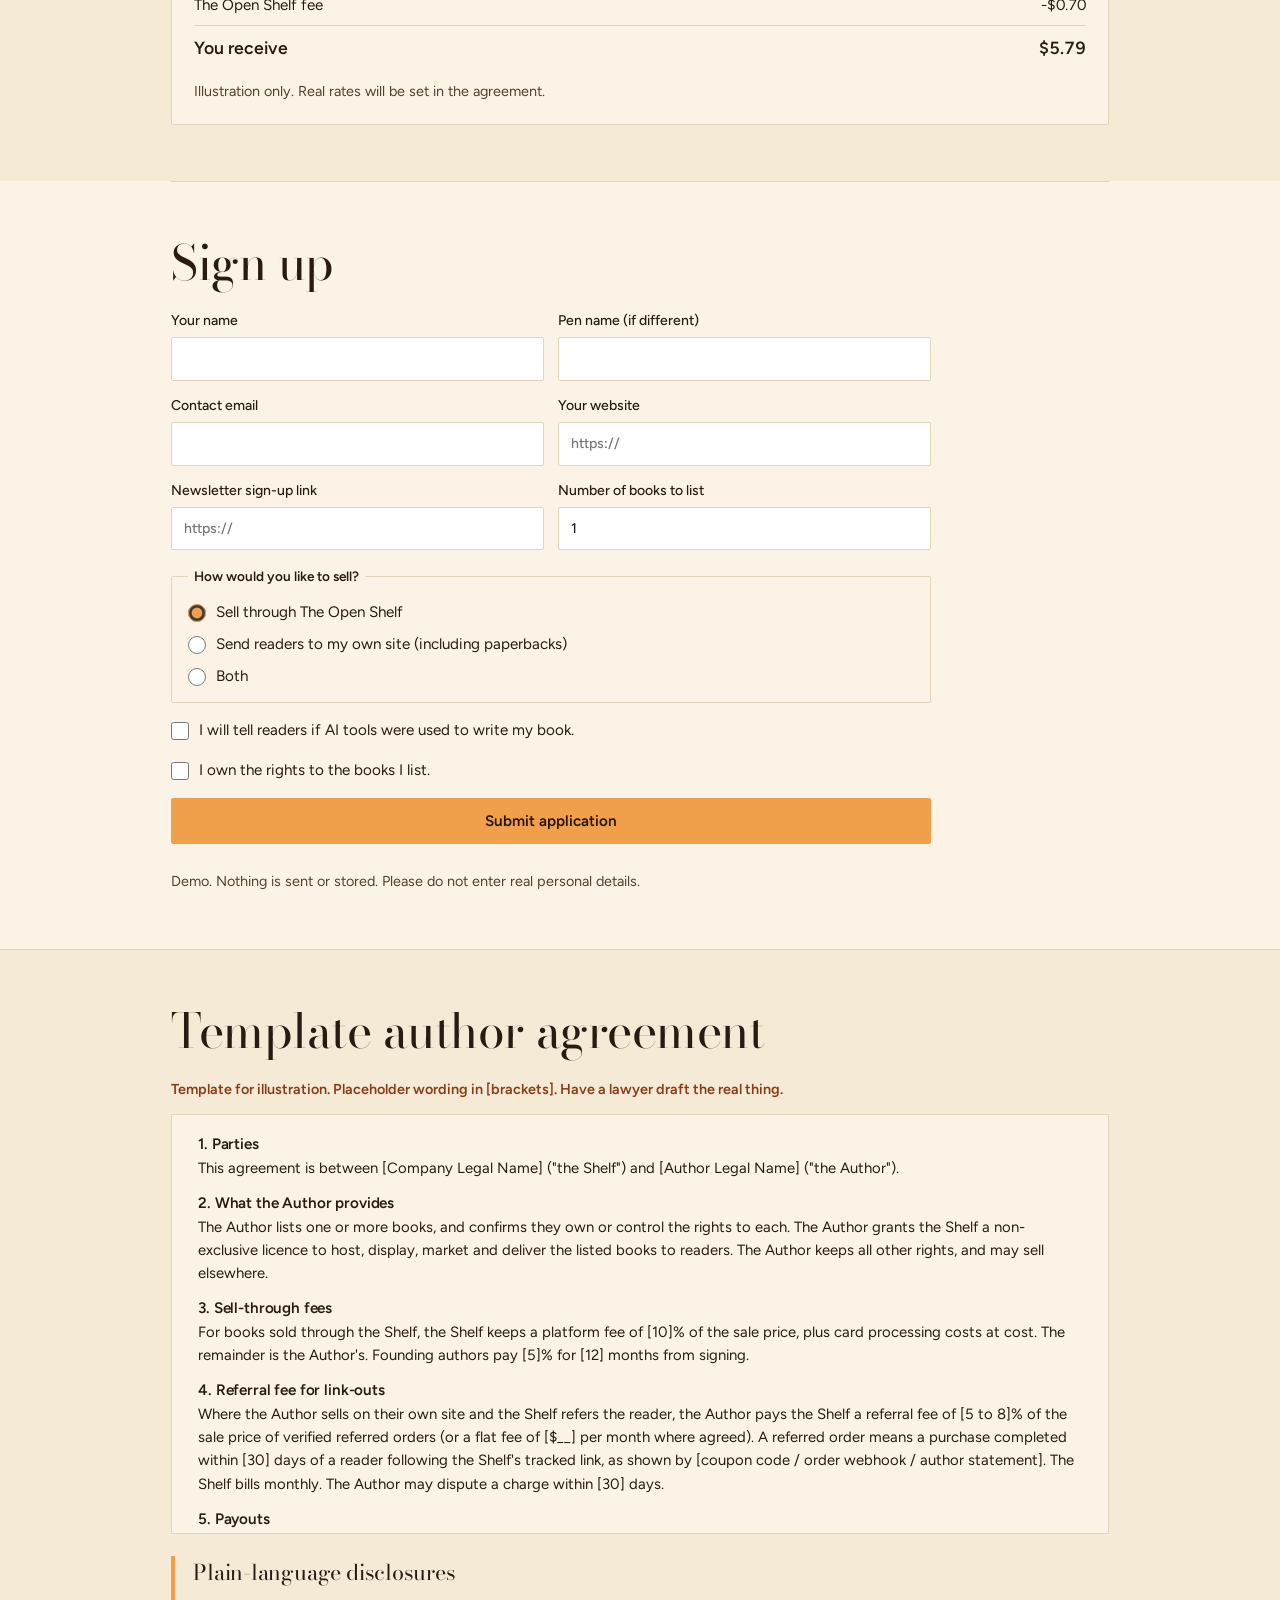
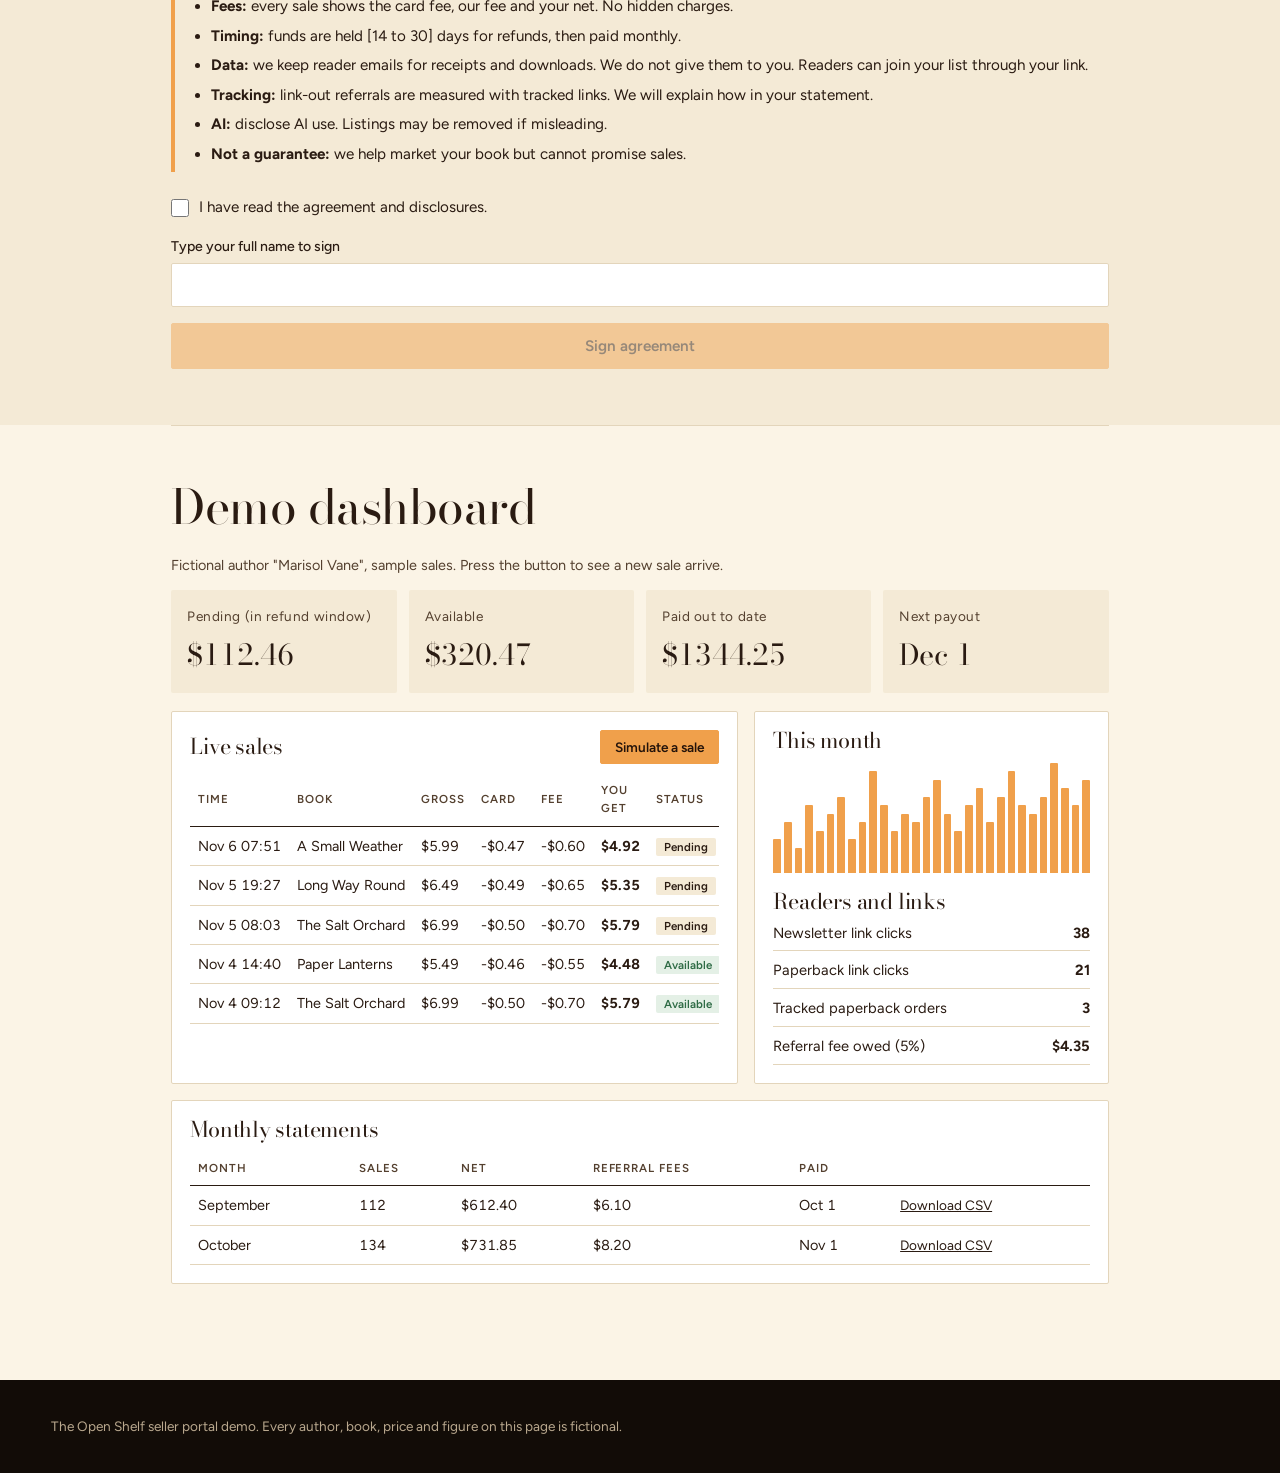
<file: site/sellers.html>
<!doctype html>
<html lang="en">
<head>
<meta charset="utf-8">
<meta name="viewport" content="width=device-width, initial-scale=1">
<title>Seller Portal · The Open Shelf</title>
<meta name="description" content="Sign up, read the template agreement and disclosures, and see a demo seller dashboard for The Open Shelf.">
<link rel="preconnect" href="https://fonts.googleapis.com">
<link rel="preconnect" href="https://fonts.gstatic.com" crossorigin>
<link rel="stylesheet" href="https://fonts.googleapis.com/css2?family=Bodoni+Moda:ital,opsz,wght@0,6..96,400;0,6..96,600;1,6..96,400&family=Figtree:wght@400;500;600&display=swap">
<link rel="stylesheet" href="sellers.css?v=2">
</head>
<body>
<div class="banner" role="note">Demo and templates only. Nothing here is legal advice, no data is sent anywhere, and every figure and name is fictional.</div>

<header class="bar">
  <a class="mark" href="index.html">The Open Shelf</a>
  <nav aria-label="Seller portal">
    <a href="#how">How it works</a><a href="#fees">Fees</a><a href="#signup">Sign up</a><a href="#agreement">Agreement</a><a href="#dashboard">Dashboard</a>
  </nav>
</header>

<main>
<section class="hero">
  <p class="eyebrow">Seller portal</p>
  <h1>Bring your book. <em>Watch every sale land.</em></h1>
  <p class="lede">Sign up, read the terms in plain sight, and see your money as it moves. Here is how it all flows, from application to payout.</p>
  <a class="btn sun" href="#signup">Start an application</a> <a class="btn line" href="#dashboard">See the demo dashboard</a>
</section>

<section id="how" class="block">
  <h2>How it works</h2>
  <ol class="steps">
    <li><b>Apply.</b> Tell us about you and your book. Takes a few minutes.</li>
    <li><b>Verify.</b> We confirm who you are and set up payouts through our payments partner.</li>
    <li><b>Sign the agreement.</b> Fees, referral terms and disclosures, written in plain language. You can read it before you apply.</li>
    <li><b>List your book.</b> Upload your EPUB, cover and sample chapter. Or add a link to your own store. Add your newsletter link.</li>
    <li><b>Get found and get paid.</b> We help market it. Sales show in your dashboard within minutes, and payouts arrive monthly.</li>
  </ol>
</section>

<section id="fees" class="block alt">
  <h2>Fees, in the open</h2>
  <div class="two">
    <article class="card"><h3>Sell through us</h3><p>We take payment, deliver the ebook and pay you. You see every fee on every sale.</p>
      <ul><li>Platform fee: <b>10%</b> of the sale price (<b>5%</b> for founding authors, first year)</li><li>Card processing: passed through at cost</li><li>Tax: collected and remitted as set out in the agreement</li></ul></article>
    <article class="card"><h3>Send readers to you</h3><p>You sell on your own site, including paperbacks. We link to you.</p>
      <ul><li>Referral fee: <b>5 to 8%</b> of verified referred orders, or a flat monthly listing fee</li><li>Billed monthly, shown in your statement</li><li>You keep 100% of the sale itself</li></ul></article>
  </div>
  <div class="calc card" aria-labelledby="calcT">
    <h3 id="calcT">Fee calculator</h3>
    <div class="calc-row">
      <label for="price">Ebook price ($)</label><input id="price" type="number" min="0.99" step="0.5" value="6.99">
      <label class="chk"><input id="founding" type="checkbox"> Founding author (5%)</label>
    </div>
    <table class="split-table" aria-live="polite">
      <tr><th>Reader pays</th><td id="cGross"></td></tr>
      <tr><th>Card processing (assumed 2.9% + $0.30)</th><td id="cCard"></td></tr>
      <tr><th>The Open Shelf fee</th><td id="cFee"></td></tr>
      <tr class="net"><th>You receive</th><td id="cNet"></td></tr>
    </table>
    <p class="fine">Illustration only. Real rates will be set in the agreement.</p>
  </div>
</section>

<section id="signup" class="block">
  <h2>Sign up</h2>
  <form id="signupForm" class="form" novalidate>
    <div class="grid">
      <label>Your name<input name="name" required autocomplete="off"></label>
      <label>Pen name (if different)<input name="pen" autocomplete="off"></label>
      <label>Contact email<input name="email" type="email" required autocomplete="off"></label>
      <label>Your website<input name="site" type="url" placeholder="https://" autocomplete="off"></label>
      <label>Newsletter sign-up link<input name="news" type="url" placeholder="https://" autocomplete="off"></label>
      <label>Number of books to list<input name="n" type="number" min="1" value="1"></label>
    </div>
    <fieldset><legend>How would you like to sell?</legend>
      <label class="chk"><input type="radio" name="model" value="through" checked> Sell through The Open Shelf</label>
      <label class="chk"><input type="radio" name="model" value="link"> Send readers to my own site (including paperbacks)</label>
      <label class="chk"><input type="radio" name="model" value="both"> Both</label>
    </fieldset>
    <label class="chk"><input type="checkbox" name="ai"> I will tell readers if AI tools were used to write my book.</label>
    <label class="chk"><input type="checkbox" name="rights" required> I own the rights to the books I list.</label>
    <button class="btn sun" type="submit">Submit application</button>
    <p class="fine">Demo. Nothing is sent or stored. Please do not enter real personal details.</p>
    <p id="signupMsg" class="ok" role="status" hidden></p>
  </form>
</section>

<section id="agreement" class="block alt">
  <h2>Template author agreement</h2>
  <p class="fine strong">Template for illustration. Placeholder wording in [brackets]. Have a lawyer draft the real thing.</p>
  <div class="doc" tabindex="0" aria-label="Template author agreement">
    <h3>1. Parties</h3><p>This agreement is between [Company Legal Name] ("the Shelf") and [Author Legal Name] ("the Author").</p>
    <h3>2. What the Author provides</h3><p>The Author lists one or more books, and confirms they own or control the rights to each. The Author grants the Shelf a non-exclusive licence to host, display, market and deliver the listed books to readers. The Author keeps all other rights, and may sell elsewhere.</p>
    <h3>3. Sell-through fees</h3><p>For books sold through the Shelf, the Shelf keeps a platform fee of [10]% of the sale price, plus card processing costs at cost. The remainder is the Author's. Founding authors pay [5]% for [12] months from signing.</p>
    <h3>4. Referral fee for link-outs</h3><p>Where the Author sells on their own site and the Shelf refers the reader, the Author pays the Shelf a referral fee of [5 to 8]% of the sale price of verified referred orders (or a flat fee of [$__] per month where agreed). A referred order means a purchase completed within [30] days of a reader following the Shelf's tracked link, as shown by [coupon code / order webhook / author statement]. The Shelf bills monthly. The Author may dispute a charge within [30] days.</p>
    <h3>5. Payouts</h3><p>Sale proceeds are held for [14 to 30] days for refunds, then become available. Payouts are made monthly once the available balance reaches [$__], through the Shelf's payments partner. The Author must complete identity and tax verification before the first payout.</p>
    <h3>6. Refunds and chargebacks</h3><p>If a sale is refunded or reversed, the amount is deducted from the Author's balance. Refund policy for readers: [state policy].</p>
    <h3>7. Taxes</h3><p>[The Shelf collects and remits sales tax and VAT on sales it makes as seller / a merchant of record does so.] The Author is responsible for their own income tax and will provide the tax forms requested.</p>
    <h3>8. Reader ownership</h3><p>Readers who buy through the Shelf receive a DRM-free copy and may re-download it from their library without time limit. The Author agrees this right survives termination of this agreement for copies already sold.</p>
    <h3>9. Reader data and newsletters</h3><p>The Shelf does not share reader email addresses with the Author. The Shelf will show the Author's newsletter sign-up link to every buyer; readers join on the Author's own page. The Shelf may email readers its own news if they opted in. The Author will handle any list they build under applicable law.</p>
    <h3>10. Content and AI disclosure</h3><p>The Author will not list unlawful, infringing or deceptive material, and will disclose if AI tools were used to generate the text, cover or narration. The Shelf may remove a listing that breaks these rules, after notice where reasonable.</p>
    <h3>11. Reporting</h3><p>The Shelf provides a seller dashboard showing sales, fees, refunds, balances and payouts, updated [within minutes] of each event, and a monthly statement.</p>
    <h3>12. Term and ending this agreement</h3><p>Either side may end this agreement on [30] days' written notice. Money owed is settled within [60] days.</p>
    <h3>13. Liability and law</h3><p>[Liability limits.] This agreement is governed by the laws of [jurisdiction].</p>
  </div>

  <div class="disc">
    <h3>Plain-language disclosures</h3>
    <ul>
      <li><b>Fees:</b> every sale shows the card fee, our fee and your net. No hidden charges.</li>
      <li><b>Timing:</b> funds are held [14 to 30] days for refunds, then paid monthly.</li>
      <li><b>Data:</b> we keep reader emails for receipts and downloads. We do not give them to you. Readers can join your list through your link.</li>
      <li><b>Tracking:</b> link-out referrals are measured with tracked links. We will explain how in your statement.</li>
      <li><b>AI:</b> disclose AI use. Listings may be removed if misleading.</li>
      <li><b>Not a guarantee:</b> we help market your book but cannot promise sales.</li>
    </ul>
  </div>

  <form id="signForm" class="form sign">
    <label class="chk"><input type="checkbox" id="agreeChk"> I have read the agreement and disclosures.</label>
    <label>Type your full name to sign<input id="sigName" autocomplete="off"></label>
    <button class="btn sun" id="signBtn" type="submit" disabled>Sign agreement</button>
    <p id="signMsg" class="ok" role="status" hidden></p>
  </form>
</section>

<section id="dashboard" class="block">
  <h2>Demo dashboard</h2>
  <p class="fine">Fictional author "Marisol Vane", sample sales. Press the button to see a new sale arrive.</p>
  <div class="cards">
    <div class="stat"><span>Pending (in refund window)</span><b id="sPend">$0.00</b></div>
    <div class="stat"><span>Available</span><b id="sAvail">$0.00</b></div>
    <div class="stat"><span>Paid out to date</span><b id="sPaid">$0.00</b></div>
    <div class="stat"><span>Next payout</span><b>Dec 1</b></div>
  </div>

  <div class="dash-grid">
    <div class="panel">
      <div class="panel-h"><h3>Live sales</h3><button class="btn sun small" id="simSale" type="button">Simulate a sale</button></div>
      <div class="tablewrap"><table class="sales"><thead><tr><th>Time</th><th>Book</th><th>Gross</th><th>Card</th><th>Fee</th><th>You get</th><th>Status</th></tr></thead><tbody id="salesBody"></tbody></table></div>
    </div>
    <div class="panel">
      <h3>This month</h3>
      <div class="bars" id="bars" role="img" aria-label="Sales per day this month, sample data"></div>
      <h3 class="mt">Readers and links</h3>
      <ul class="kv">
        <li><span>Newsletter link clicks</span><b id="kNews">0</b></li>
        <li><span>Paperback link clicks</span><b id="kPaper">0</b></li>
        <li><span>Tracked paperback orders</span><b>3</b></li>
        <li><span>Referral fee owed (5%)</span><b>$4.35</b></li>
      </ul>
    </div>
  </div>

  <div class="panel">
    <div class="panel-h"><h3>Monthly statements</h3></div>
    <table class="sales"><thead><tr><th>Month</th><th>Sales</th><th>Net</th><th>Referral fees</th><th>Paid</th><th></th></tr></thead>
      <tbody>
        <tr><td>September</td><td>112</td><td>$612.40</td><td>$6.10</td><td>Oct 1</td><td><button class="link" data-csv="Sep">Download CSV</button></td></tr>
        <tr><td>October</td><td>134</td><td>$731.85</td><td>$8.20</td><td>Nov 1</td><td><button class="link" data-csv="Oct">Download CSV</button></td></tr>
      </tbody></table>
  </div>
</section>
</main>

<footer><p>The Open Shelf seller portal demo. Every author, book, price and figure on this page is fictional.</p></footer>
<script src="sellers.js?v=1"></script>
</body>
</html>
</file>
<file: docs/style.css>
:root{
  --ink:#2A1B12; --ink-2:#54402F; --mist:#F4EDE0; --sun:#F0A04B; --sun-ink:#24130A; --dusk:#2A1A10; --night:#120C07; --paper:#FBF4E6;
  --display:"Bodoni Moda","Didot",Georgia,serif; --text:"Figtree",system-ui,sans-serif;
  --fg:#fff;
}
*{box-sizing:border-box;margin:0;padding:0}
html{scroll-behavior:auto;background:var(--night)}
body{font-family:var(--text);color:var(--ink);background:var(--night);line-height:1.5;-webkit-font-smoothing:antialiased;overflow-x:hidden}
body.locked{overflow:hidden;height:100vh}
a{color:inherit}
.display{font-family:var(--display);font-weight:400;letter-spacing:-.02em;line-height:.98;text-wrap:balance;font-size:clamp(2.6rem,7.2vw,6.6rem)}
.display em,h3 em{font-style:italic;font-weight:400}
p{text-wrap:pretty}

/* buttons */
.btn{display:inline-block;font:600 1rem var(--text);padding:15px 28px;border-radius:2px;text-decoration:none;cursor:pointer;border:1.5px solid currentColor;transition:transform .25s,background .25s,color .25s;letter-spacing:.01em;background:transparent}
.btn.sun{background:var(--sun);border-color:var(--sun);color:var(--sun-ink)}
.btn.line{color:inherit}
.btn.line.dark{color:var(--ink)}
.btn:hover{transform:translateY(-3px)}
.btn:focus-visible,a:focus-visible,button:focus-visible,input:focus-visible{outline:3px solid var(--sun);outline-offset:3px}
.actions{display:flex;gap:12px;flex-wrap:wrap;margin-top:26px}

/* gate */
.gate{position:fixed;inset:0;z-index:100;display:grid;place-items:center;color:#fff;text-align:center;transition:opacity 1s ease,visibility 1s,transform 1.2s cubic-bezier(.7,0,.2,1)}
.gate-sky{position:absolute;inset:0;background:url(assets/shop-front.jpg) center/cover;transform:scale(1.08);animation:drift 40s ease-in-out infinite alternate}
.gate-sky::after{content:"";position:absolute;inset:0;background:linear-gradient(180deg,rgba(30,16,6,.62),rgba(30,16,6,.45) 50%,rgba(30,16,6,.7))}
.gate-inner{position:relative;padding:24px;max-width:860px}
.gate-mark{font:500 .8rem var(--text);letter-spacing:.32em;text-transform:uppercase;margin-bottom:28px;opacity:.9}
.gate-title{font-family:var(--display);font-weight:400;font-size:clamp(2.6rem,8vw,6.4rem);line-height:.98;letter-spacing:-.02em}
.gate-actions{display:flex;gap:14px;justify-content:center;flex-wrap:wrap;margin-top:38px}
.gate-load{margin-top:26px;font-size:.85rem;opacity:.8;letter-spacing:.08em}
.gate.gone{opacity:0;visibility:hidden;transform:translateY(-4%);pointer-events:none}
@keyframes drift{from{transform:scale(1.08) translateX(-1.5%)}to{transform:scale(1.14) translateX(1.5%)}}

/* chrome */
.top,.gauge{text-shadow:0 1px 14px rgba(24,13,6,.55)}
.top{position:fixed;inset:0 0 auto 0;z-index:40;display:flex;justify-content:space-between;align-items:center;padding:22px max(18px,3.4vw);color:var(--fg);transition:color .5s;pointer-events:none}
.top a{pointer-events:auto;text-decoration:none}
.mark{font-family:var(--display);font-size:1.3rem;letter-spacing:-.01em;font-style:italic}
.top nav{display:flex;gap:26px}
.top nav a{font-size:.85rem;font-weight:500;letter-spacing:.12em;text-transform:uppercase;padding:4px 0;background:linear-gradient(currentColor,currentColor) 0 100%/0 1.5px no-repeat;transition:background-size .3s}
.top nav a:hover{background-size:100% 1.5px}
body[data-tone=light]{--fg:var(--ink)} body[data-tone=dark]{--fg:#fff}
.gauge{position:fixed;right:max(14px,2.2vw);top:50%;transform:translateY(-50%);z-index:40;display:flex;flex-direction:column;gap:22px;color:var(--fg);transition:color .5s}
.gauge i{display:block;width:8px;height:8px;border-radius:50%;border:1.5px solid currentColor;opacity:.55;position:relative;transition:opacity .3s,background .3s,transform .3s}
.gauge i b{position:absolute;right:20px;top:50%;transform:translateY(-50%);font:500 .68rem var(--text);letter-spacing:.14em;text-transform:uppercase;opacity:0;transition:opacity .3s;white-space:nowrap}
.gauge i.on{opacity:1;background:currentColor;transform:scale(1.35)} .gauge i.on b{opacity:1}
.gauge-dot{display:none}

/* rooms */
.room{position:relative;height:var(--span)}
.sticky{position:sticky;top:0;height:100vh;height:100svh;overflow:hidden}
.bgvid,.plate{position:absolute;inset:0;width:100%;height:100%;object-fit:cover}
.plate{background-size:cover;background-position:center;will-change:transform;transform:scale(1.18)}
.p-high{background-image:url(assets/shop-aisle.jpg)} .p-day{background-image:url(assets/shop-shelves.jpg)} .p-dusk{background-image:url(assets/shop-nook.jpg)} .p-night{background-image:url(assets/shop-book.jpg);transform-origin:72% 78%}
.p-high::after,.p-day::after{content:"";position:absolute;inset:0;background:linear-gradient(90deg,rgba(24,13,6,.78),rgba(24,13,6,.35) 65%,rgba(24,13,6,.1))}

/* hero */
.floaters{position:absolute;inset:0;pointer-events:none}
.hero .sticky::after{content:"";position:absolute;inset:0;background:linear-gradient(90deg,rgba(24,13,6,.6),rgba(24,13,6,.15) 60%,transparent),linear-gradient(0deg,rgba(24,13,6,.5),transparent 45%),linear-gradient(180deg,rgba(24,13,6,.4),transparent 18%);pointer-events:none;z-index:1}
.beat,.floaters{z-index:2}
.fl{position:absolute;will-change:transform}
.fl .cv{width:100%;height:100%;border-radius:2px 5px 5px 2px}
.beat{position:absolute;color:#fff;opacity:0;will-change:transform,opacity;max-width:min(760px,86vw);text-shadow:0 2px 30px rgba(24,13,6,.55)}
.b0{left:max(22px,6vw);top:50%;transform:translateY(-60%)}
.b0 p{margin-top:22px;font-size:clamp(1.05rem,1.6vw,1.35rem);max-width:34ch}
.whisper{font-family:var(--display);font-style:italic;font-weight:400;font-size:clamp(2rem,5.4vw,4.6rem);line-height:1.05;letter-spacing:-.01em}
.b1{left:50%;top:50%;transform:translate(-50%,-50%);text-align:center;width:min(880px,88vw)}
.b2{right:max(22px,6vw);bottom:14vh;text-align:right}
.b2 .whisper em{color:var(--sun)}

/* idea */
.idea .sticky{background:var(--night)}
.promises{position:absolute;inset:0;display:grid;place-items:center}
.lead{position:absolute;top:17%;left:max(22px,6vw);font:500 .85rem var(--text);letter-spacing:.2em;text-transform:uppercase;color:#F0D9B8}
.promise{position:absolute;left:max(22px,6vw);right:max(22px,6vw);top:50%;max-width:980px;opacity:0;transform:translateY(30px)}
.promise h3{font-family:var(--display);font-weight:400;font-size:clamp(2.4rem,6.6vw,6rem);line-height:1;letter-spacing:-.02em;color:#fff;text-shadow:0 2px 30px rgba(24,13,6,.5)}
.promise p{margin-top:20px;font-size:clamp(1.05rem,1.8vw,1.4rem);max-width:40ch;color:#F6E7CF}
.promise:nth-of-type(3){left:auto;text-align:right;margin-left:auto} .promise:nth-of-type(3) p{margin-left:auto}

/* shelf */
.shelf-head{position:absolute;top:calc(12vh + 20px);left:max(22px,6vw);z-index:3;color:#fff;text-shadow:0 2px 24px rgba(24,13,6,.6)}
.shelf-head p{margin-top:10px;font-size:1rem;max-width:36ch}
.track{position:absolute;left:0;bottom:11vh;display:flex;align-items:flex-end;gap:clamp(28px,5vw,80px);padding:0 14vw 0 max(22px,8vw);will-change:transform}
.ebook{flex:0 0 auto;width:clamp(110px,min(19vw,27vh),250px);aspect-ratio:2/3;border:0;background:none;cursor:pointer;position:relative;perspective:700px;animation:bob 7s ease-in-out infinite;animation-delay:var(--d,0s)}
.ebook:nth-child(odd){margin-bottom:calc(var(--lift,0)*1px)}
.ebook .cv{position:absolute;inset:0;border-radius:2px 6px 6px 2px;transform:rotateY(-14deg) rotateZ(var(--r,0deg));transition:transform .5s cubic-bezier(.2,.8,.2,1),box-shadow .5s;box-shadow:0 30px 50px rgba(10,5,0,.5),inset 5px 0 0 rgba(0,0,0,.16)}
.ebook:hover .cv,.ebook:focus-visible .cv{transform:rotateY(-2deg) rotateZ(0deg) translateY(-14px) scale(1.04);box-shadow:0 50px 70px rgba(10,5,0,.55),inset 5px 0 0 rgba(0,0,0,.16)}
.ebook .price{position:absolute;left:50%;transform:translateX(-50%);bottom:-40px;font:600 .8rem var(--text);color:#fff;background:var(--ink);padding:5px 12px;letter-spacing:.06em}
@keyframes bob{0%,100%{transform:translateY(0)}50%{transform:translateY(-12px)}}

/* covers */
.cv{display:flex;flex-direction:column;justify-content:space-between;padding:16px;color:var(--ci,#fff);background:var(--c);overflow:hidden;font-family:var(--display)}
.cv .t{font-size:clamp(1.1rem,1.9vw,1.6rem);line-height:1;letter-spacing:-.01em;position:relative;z-index:2}
.cv .a{font:500 .62rem var(--text);letter-spacing:.2em;text-transform:uppercase;position:relative;z-index:2;opacity:.9}
.cv.k1::before{content:"";position:absolute;width:140%;aspect-ratio:1;border-radius:50%;background:var(--c2);left:-20%;top:38%;opacity:.9}
.cv.k2::before{content:"";position:absolute;inset:0;background:repeating-linear-gradient(115deg,var(--c2) 0 7px,transparent 7px 22px);opacity:.55}
.cv.k3::before{content:"";position:absolute;width:62%;aspect-ratio:1;border-radius:50%;background:var(--c2);right:-10%;top:26%}
.cv.k4::before{content:"";position:absolute;left:0;right:0;top:44%;height:26%;background:var(--c2)}
.cv.k5::before{content:"";position:absolute;inset:14% 18% 30% 18%;border:3px solid var(--c2)}
.cv.k6::before{content:"";position:absolute;inset:auto -10% -12% -10%;height:46%;background:radial-gradient(120% 100% at 50% 100%,var(--c2) 40%,transparent 41%)}
.cv::after{content:"";position:absolute;inset:0;background:linear-gradient(120deg,rgba(255,255,255,.14),transparent 40%,rgba(0,0,0,.14));pointer-events:none}

/* money */
.money-card{position:absolute;left:max(22px,6vw);top:50%;transform:translateY(-50%);width:min(520px,88vw);height:min(70vh,560px);background:var(--ink);color:#fff;padding:34px 34px 28px;display:flex;flex-direction:column}
.money-card h2{font-size:clamp(2.2rem,4.4vw,3.8rem)}
.mstep{position:absolute;left:34px;right:34px;top:34%;font-size:clamp(1.15rem,1.8vw,1.5rem);line-height:1.3;opacity:0;transform:translateY(16px)}
.mstep b{display:block;font-family:var(--display);font-weight:400;font-style:italic;font-size:clamp(1.8rem,3vw,2.6rem);color:var(--sun);margin-bottom:6px}
.split{margin-top:auto;display:flex;height:46px;border-radius:2px;overflow:hidden;font:600 .72rem var(--text);letter-spacing:.14em;text-transform:uppercase}
.split span{display:flex;align-items:center;padding:0 14px;transition:flex-basis .2s}
.split em{font-style:normal}
.s-author{background:var(--sun);color:var(--sun-ink);flex:0 0 var(--a,100%)} .s-us{background:#fff;color:var(--ink);flex:1;min-width:0;overflow:hidden;white-space:nowrap}

/* authors */
.authors .sticky{background:var(--dusk)}
.dusk-reveal{position:absolute;inset:0;clip-path:circle(var(--r,0%) at 72% 62%)}
.dusk-reveal .plate{filter:saturate(1.05)}
.shade{position:absolute;inset:0;background:linear-gradient(90deg,rgba(24,13,6,.85),rgba(24,13,6,.4) 70%,rgba(24,13,6,.1))}
.authors-inner{position:absolute;left:max(22px,6vw);top:50%;transform:translateY(-50%);width:min(760px,88vw);color:#fff}
.authors-inner .display{font-size:clamp(2.2rem,5.2vw,4.6rem)}
.perks{list-style:none;margin:26px 0 22px;display:grid;gap:10px;font-size:clamp(.98rem,1.4vw,1.15rem)}
.perks li{padding-left:22px;position:relative}
.perks li::before{content:"";position:absolute;left:0;top:.55em;width:9px;height:9px;background:var(--sun);transform:rotate(45deg)}
.perks b{font-weight:600}
.two{display:grid;grid-template-columns:1fr 1fr;gap:16px;margin-bottom:24px}
.two div{border-top:1.5px solid rgba(255,255,255,.6);padding-top:10px}
.two h3{font-family:var(--display);font-style:italic;font-weight:400;font-size:1.4rem}
.two p{font-size:.92rem;opacity:.9;margin-top:4px}

/* close */
.close .sticky{background:var(--night)}
#stars{position:absolute;inset:0;width:100%;height:100%}
.close .sticky::after{content:"";position:absolute;inset:0;background:linear-gradient(90deg,rgba(18,12,7,.7),transparent 60%);pointer-events:none}
.close-copy{z-index:2;position:absolute;left:max(22px,6vw);top:50%;transform:translateY(-50%);color:#fff;width:min(600px,52vw)}
.close-copy .display{font-size:clamp(2.2rem,4.6vw,4.2rem)}
footer{padding:36px max(22px,6vw);background:var(--night);color:#8C95B5;font-size:.85rem}

/* boarding pass */
.pass-wrap{position:fixed;inset:0;z-index:90;background:rgba(18,12,7,.65);display:grid;place-items:center;padding:16px;backdrop-filter:blur(4px)}
.pass-wrap[hidden]{display:none}
.pass{width:min(720px,100%);background:var(--paper);display:grid;grid-template-columns:200px 1fr;box-shadow:0 40px 80px rgba(0,0,0,.5);animation:rise .7s cubic-bezier(.2,.9,.2,1) both;position:relative;max-height:94vh;overflow:auto}
@keyframes rise{from{transform:translateY(70px) rotate(-2deg);opacity:0}to{transform:none;opacity:1}}
.pass-cover{background:var(--c,#333);position:relative;min-height:240px}
.pass-cover::before{content:"";position:absolute;right:-1px;top:0;bottom:0;width:0;border-right:2px dashed rgba(42,27,18,.35)}
.pass-body{padding:26px 28px 22px;position:relative}
.pass-top{font:600 .7rem var(--text);letter-spacing:.18em;text-transform:uppercase;color:var(--ink-2)}
.pass h3{font-family:var(--display);font-weight:400;font-size:2.1rem;line-height:1;margin:10px 0 4px}
.pass-by{color:var(--ink-2);margin-bottom:14px}
.pass-line{border-top:1.5px solid var(--ink);padding-top:10px;font-weight:600;font-size:.95rem}
.opt{display:flex;gap:12px;margin-top:14px;cursor:pointer;font-size:.95rem;align-items:flex-start}
.opt input{margin-top:4px;width:18px;height:18px;accent-color:var(--sun)}
.opt small{display:block;color:var(--ink-2);font-size:.8rem}
.pass-state{margin-top:12px;font-size:.88rem;font-weight:500;color:var(--ink-2);padding:8px 10px;background:#EFEAD9}
.pass-demo{margin-top:12px;font-size:.78rem;color:var(--ink-2)}
.pass .btn{padding:12px 20px;font-size:.95rem}
.pass-stamp{position:absolute;right:22px;top:66px;border:3px solid var(--sun);color:#D9561C;font:700 1.2rem var(--text);letter-spacing:.16em;text-transform:uppercase;padding:2px 12px;transform:rotate(-10deg) scale(2);opacity:0;pointer-events:none}
.pass.sent .pass-stamp{animation:stamp .4s cubic-bezier(.3,1.6,.5,1) forwards}
@keyframes stamp{to{transform:rotate(-10deg) scale(1);opacity:.95}}

@media (max-width:760px){
  .gate-sky{background-image:url(assets/shop-front-m.jpg)}
  .top nav{gap:16px} .gauge{display:none}
  .b0{top:42%} .b2{bottom:10vh}
  .lead{top:14%}
  .money-card{left:14px;right:14px;width:auto;height:min(66vh,520px);padding:24px;top:auto;bottom:14px;transform:none}
  .mstep{left:24px;right:24px;top:30%}
  .two{grid-template-columns:1fr}
  .authors-inner{top:50%} .perks{margin:18px 0 16px;gap:8px}
  .close-copy{top:30%;width:88vw}
  .pass{grid-template-columns:1fr} .pass-cover{min-height:110px}
  .shelf-head{top:calc(10vh + 20px)}
}
@media (prefers-reduced-motion:reduce){
  .gate-sky,.ebook{animation:none}
  .pass,.pass.sent .pass-stamp{animation:none}.pass.sent .pass-stamp{transform:rotate(-10deg);opacity:.95}
}
body.calm .gate-sky,body.calm .ebook{animation:none}

.pass-or{margin-top:14px;font:600 .7rem var(--text);letter-spacing:.18em;text-transform:uppercase;color:var(--ink-2)}
.pass .pass-paper{display:block;text-align:center;margin-top:8px;padding:11px 16px;font-size:.9rem}
.pass .pass-news{display:block;text-align:center;margin-top:14px;padding:11px 16px;font-size:.9rem}

/* readability pass */
.top::before{content:"";position:fixed;inset:0 0 auto 0;height:110px;background:linear-gradient(180deg,rgba(18,12,7,.62),transparent);pointer-events:none;z-index:-1}
.top nav a{font-size:.92rem;font-weight:600}
.mark{font-size:1.45rem}
.gauge i b{font-size:.8rem;font-weight:600;background:rgba(18,12,7,.55);padding:3px 8px;right:22px}
.beat{text-shadow:0 2px 6px rgba(18,12,7,.7),0 4px 36px rgba(18,12,7,.7)}
.b0 p{font-size:clamp(1.2rem,1.9vw,1.55rem);font-weight:500}
.lead{font-size:.95rem;font-weight:600;color:#FFE9C8;text-shadow:0 1px 10px rgba(18,12,7,.8)}
.p-high::after,.p-day::after{background:linear-gradient(90deg,rgba(18,12,7,.88),rgba(18,12,7,.55) 62%,rgba(18,12,7,.25))}
.promise h3{text-shadow:0 2px 6px rgba(18,12,7,.7),0 4px 40px rgba(18,12,7,.7)}
.promise p{font-size:clamp(1.2rem,2vw,1.55rem);font-weight:500;color:#fff;text-shadow:0 1px 10px rgba(18,12,7,.8)}
.shelf-head{padding:18px 26px 20px 0;margin-left:0}
.shelf-head::before{content:"";position:absolute;inset:-30px -60px -20px -40vw;background:radial-gradient(60% 90% at 35% 45%,rgba(18,12,7,.7),transparent 75%);z-index:-1}
.shelf-head p{font-size:1.15rem;font-weight:500;text-shadow:0 1px 10px rgba(18,12,7,.8)}
.ebook .price{font-size:.9rem;background:var(--night)}
.mstep{font-size:clamp(1.2rem,1.9vw,1.6rem)}
.perks{font-size:clamp(1.05rem,1.5vw,1.25rem)}
.perks li{text-shadow:0 1px 10px rgba(18,12,7,.8)}
.shade{background:linear-gradient(90deg,rgba(18,12,7,.92),rgba(18,12,7,.6) 68%,rgba(18,12,7,.2))}
.two p{font-size:1.02rem;opacity:1;text-shadow:0 1px 10px rgba(18,12,7,.8)}
.close .sticky::after{background:linear-gradient(90deg,rgba(18,12,7,.82),rgba(18,12,7,.4) 60%,transparent)}
.display{text-shadow:0 2px 24px rgba(18,12,7,.5)}
.gate-title,.gate-mark{text-shadow:0 2px 24px rgba(18,12,7,.7)}
.pass-top,.pass-by,.opt small,.pass-state,.pass-demo{color:#4E3B2E}
.opt small,.pass-demo{font-size:.85rem}
footer{color:#C9B89E;font-size:.95rem}
</file>
<file: docs/sellers.css>
:root{--ink:#2A1B12;--ink-2:#54402F;--paper:#FBF4E6;--cream:#F4EAD6;--line:#E3D5BB;--sun:#F0A04B;--sun-ink:#24130A;--night:#120C07;--ok:#2E6B45;
  --display:"Bodoni Moda","Didot",Georgia,serif;--text:"Figtree",system-ui,sans-serif}
*{box-sizing:border-box;margin:0;padding:0}
html{scroll-behavior:smooth;scroll-padding-top:70px}
body{font-family:var(--text);color:var(--ink);background:var(--paper);line-height:1.55;-webkit-font-smoothing:antialiased}
a{color:inherit}
h1,h2,h3{font-family:var(--display);font-weight:400;letter-spacing:-.01em;line-height:1.05}
h1{font-size:clamp(2.4rem,6vw,4.6rem)} h2{font-size:clamp(1.9rem,4vw,3rem);margin-bottom:22px} h3{font-size:1.35rem;margin-bottom:8px}
em{font-style:italic}
.banner{background:var(--night);color:#F0D9B8;text-align:center;font-size:.85rem;padding:8px 16px}
.bar{position:sticky;top:0;z-index:20;display:flex;justify-content:space-between;align-items:center;gap:16px;flex-wrap:wrap;padding:14px max(18px,4vw);background:rgba(251,244,230,.94);border-bottom:1px solid var(--line)}
.mark{font-family:var(--display);font-style:italic;font-size:1.3rem;text-decoration:none}
.bar nav{display:flex;gap:18px;flex-wrap:wrap}
.bar nav a{font-size:.8rem;font-weight:500;letter-spacing:.12em;text-transform:uppercase;text-decoration:none;padding:4px 0;border-bottom:1.5px solid transparent}
.bar nav a:hover{border-color:var(--ink)}
main{max-width:1040px;margin:0 auto;padding:0 max(18px,4vw)}
.hero{padding:70px 0 50px}
.eyebrow{font:600 .75rem var(--text);letter-spacing:.22em;text-transform:uppercase;color:var(--ink-2);margin-bottom:14px}
.lede{max-width:56ch;margin:20px 0 26px;font-size:1.15rem;color:var(--ink-2)}
.block{padding:56px 0;border-top:1px solid var(--line)}
.block.alt{background:var(--cream);margin:0 calc(50% - 50vw);padding-left:calc(50vw - 50%);padding-right:calc(50vw - 50%)}
.block.alt>*{max-width:1040px}
.btn{display:inline-block;font:600 .95rem var(--text);padding:13px 24px;border-radius:2px;text-decoration:none;cursor:pointer;border:1.5px solid var(--ink);background:transparent;color:var(--ink);transition:transform .2s}
.btn.sun{background:var(--sun);border-color:var(--sun);color:var(--sun-ink)}
.btn:hover:not(:disabled){transform:translateY(-2px)}
.btn:disabled{opacity:.45;cursor:not-allowed}
.btn.small{padding:8px 14px;font-size:.85rem}
.btn:focus-visible,a:focus-visible,button:focus-visible,input:focus-visible,.doc:focus-visible{outline:3px solid var(--sun);outline-offset:3px}
.steps{list-style:none;counter-reset:s;display:grid;gap:14px;max-width:760px}
.steps li{counter-increment:s;padding-left:54px;position:relative}
.steps li::before{content:counter(s);position:absolute;left:0;top:-2px;width:36px;height:36px;display:grid;place-items:center;background:var(--ink);color:var(--paper);font:600 .95rem var(--text);border-radius:2px}
.two{display:grid;grid-template-columns:1fr 1fr;gap:18px;margin-bottom:22px}
.card{background:var(--paper);border:1px solid var(--line);padding:22px;border-radius:2px}
.card ul{margin:12px 0 0 18px;display:grid;gap:6px;font-size:.95rem}
.calc-row{display:flex;gap:14px;align-items:center;flex-wrap:wrap;margin:10px 0 14px}
.calc input[type=number]{width:110px}
input,select{font:inherit;padding:10px 12px;border:1.5px solid var(--line);background:#fff;border-radius:2px;color:var(--ink);width:100%}
.split-table{width:100%;border-collapse:collapse;font-size:.95rem}
.split-table th,.split-table td{padding:8px 0;border-bottom:1px solid var(--line);text-align:left;font-weight:400}
.split-table td{text-align:right;font-variant-numeric:tabular-nums}
.split-table .net th,.split-table .net td{font-weight:600;font-size:1.1rem;border-bottom:0}
.fine{font-size:.9rem;color:var(--ink-2);margin-top:10px}.fine.strong{color:#8A3B12;font-weight:600}
.form{display:grid;gap:16px;max-width:760px}
.grid{display:grid;grid-template-columns:1fr 1fr;gap:14px}
.form label{display:grid;gap:5px;font-size:.88rem;font-weight:500}
.form label.chk{display:flex;gap:10px;align-items:flex-start;font-weight:400;font-size:.95rem}
.form label.chk input{width:18px;height:18px;margin-top:3px;accent-color:var(--sun)}
fieldset{border:1.5px solid var(--line);padding:14px 16px;display:grid;gap:8px;border-radius:2px} legend{font-size:.85rem;font-weight:600;padding:0 6px}
.ok{background:#E4F0E6;color:var(--ok);padding:10px 12px;font-weight:500;font-size:.92rem}
.doc{background:var(--paper);border:1px solid var(--line);padding:22px 26px;max-height:420px;overflow:auto;font-size:.93rem;margin:14px 0 22px;max-width:820px}
.doc h3{font-family:var(--text);font-weight:600;font-size:.95rem;margin:16px 0 4px}.doc h3:first-child{margin-top:0}
.disc{max-width:820px;border-left:4px solid var(--sun);padding:6px 0 6px 18px;margin-bottom:24px}
.disc ul{margin:10px 0 0 18px;display:grid;gap:6px;font-size:.95rem}
.cards{display:grid;grid-template-columns:repeat(4,1fr);gap:12px;margin:14px 0 18px}
.stat{background:var(--cream);padding:16px;border-radius:2px;display:grid;gap:6px}
.stat span{font-size:.85rem;color:var(--ink-2);letter-spacing:.04em}
.stat b{font:400 1.8rem var(--display);font-variant-numeric:tabular-nums}
.dash-grid{display:grid;grid-template-columns:1.6fr 1fr;gap:16px;margin-bottom:16px}
.panel{background:#fff;border:1px solid var(--line);padding:18px;border-radius:2px;min-width:0}
.panel-h{display:flex;justify-content:space-between;align-items:center;gap:10px;margin-bottom:10px}.panel-h h3{margin:0}
.tablewrap{overflow:auto;max-height:340px}
.sales{width:100%;border-collapse:collapse;font-size:.85rem;font-variant-numeric:tabular-nums}
.sales th{text-align:left;font-weight:600;font-size:.72rem;letter-spacing:.08em;text-transform:uppercase;color:var(--ink-2);padding:8px 8px;border-bottom:1.5px solid var(--ink);position:sticky;top:0;background:#fff}
.sales td{font-size:.9rem;padding:8px;border-bottom:1px solid var(--line);white-space:nowrap}
.sales tr.new{animation:flash 2.2s ease-out}
@keyframes flash{from{background:#FFE7BF}to{background:transparent}}
.tag{font-size:.72rem;font-weight:600;padding:2px 8px;border-radius:2px;background:var(--cream)}
.tag.avail{background:#E4F0E6;color:var(--ok)}
.bars{display:flex;align-items:flex-end;gap:3px;height:110px;margin:10px 0}
.bars i{flex:1;background:var(--sun);min-height:3px;border-radius:1px 1px 0 0}
.mt{margin-top:18px}
.kv{list-style:none;display:grid;gap:8px;font-size:.92rem}
.kv li{display:flex;justify-content:space-between;border-bottom:1px solid var(--line);padding-bottom:6px}
.link{background:none;border:0;color:var(--ink);text-decoration:underline;cursor:pointer;font:inherit;font-size:.85rem}
footer{padding:36px max(18px,4vw);background:var(--night);color:#B9A88E;font-size:.85rem;margin-top:40px}
@media (max-width:760px){.two,.grid,.dash-grid{grid-template-columns:1fr}.cards{grid-template-columns:1fr 1fr}.bar nav{gap:12px}}
@media (prefers-reduced-motion:reduce){html{scroll-behavior:auto}.sales tr.new{animation:none}.btn{transition:none}}
.panel.pb{margin-bottom:16px}
.pb-actions{display:flex;gap:10px;flex-wrap:wrap;margin:12px 0}
.btn.line.small{border-color:var(--ink)}
.pb-log{list-style:none;display:grid;gap:4px;font:.82rem ui-monospace,Menlo,monospace;color:var(--ink-2);max-height:120px;overflow:auto}
.tag.on{background:#E4F0E6;color:var(--ok)}
</file>
<file: site/sellers.css>
:root{--ink:#2A1B12;--ink-2:#54402F;--paper:#FBF4E6;--cream:#F4EAD6;--line:#E3D5BB;--sun:#F0A04B;--sun-ink:#24130A;--night:#120C07;--ok:#2E6B45;
  --display:"Bodoni Moda","Didot",Georgia,serif;--text:"Figtree",system-ui,sans-serif}
*{box-sizing:border-box;margin:0;padding:0}
html{scroll-behavior:smooth;scroll-padding-top:70px}
body{font-family:var(--text);color:var(--ink);background:var(--paper);line-height:1.55;-webkit-font-smoothing:antialiased}
a{color:inherit}
h1,h2,h3{font-family:var(--display);font-weight:400;letter-spacing:-.01em;line-height:1.05}
h1{font-size:clamp(2.4rem,6vw,4.6rem)} h2{font-size:clamp(1.9rem,4vw,3rem);margin-bottom:22px} h3{font-size:1.35rem;margin-bottom:8px}
em{font-style:italic}
.banner{background:var(--night);color:#F0D9B8;text-align:center;font-size:.85rem;padding:8px 16px}
.bar{position:sticky;top:0;z-index:20;display:flex;justify-content:space-between;align-items:center;gap:16px;flex-wrap:wrap;padding:14px max(18px,4vw);background:rgba(251,244,230,.94);border-bottom:1px solid var(--line)}
.mark{font-family:var(--display);font-style:italic;font-size:1.3rem;text-decoration:none}
.bar nav{display:flex;gap:18px;flex-wrap:wrap}
.bar nav a{font-size:.8rem;font-weight:500;letter-spacing:.12em;text-transform:uppercase;text-decoration:none;padding:4px 0;border-bottom:1.5px solid transparent}
.bar nav a:hover{border-color:var(--ink)}
main{max-width:1040px;margin:0 auto;padding:0 max(18px,4vw)}
.hero{padding:70px 0 50px}
.eyebrow{font:600 .75rem var(--text);letter-spacing:.22em;text-transform:uppercase;color:var(--ink-2);margin-bottom:14px}
.lede{max-width:56ch;margin:20px 0 26px;font-size:1.15rem;color:var(--ink-2)}
.block{padding:56px 0;border-top:1px solid var(--line)}
.block.alt{background:var(--cream);margin:0 calc(50% - 50vw);padding-left:calc(50vw - 50%);padding-right:calc(50vw - 50%)}
.block.alt>*{max-width:1040px}
.btn{display:inline-block;font:600 .95rem var(--text);padding:13px 24px;border-radius:2px;text-decoration:none;cursor:pointer;border:1.5px solid var(--ink);background:transparent;color:var(--ink);transition:transform .2s}
.btn.sun{background:var(--sun);border-color:var(--sun);color:var(--sun-ink)}
.btn:hover:not(:disabled){transform:translateY(-2px)}
.btn:disabled{opacity:.45;cursor:not-allowed}
.btn.small{padding:8px 14px;font-size:.85rem}
.btn:focus-visible,a:focus-visible,button:focus-visible,input:focus-visible,.doc:focus-visible{outline:3px solid var(--sun);outline-offset:3px}
.steps{list-style:none;counter-reset:s;display:grid;gap:14px;max-width:760px}
.steps li{counter-increment:s;padding-left:54px;position:relative}
.steps li::before{content:counter(s);position:absolute;left:0;top:-2px;width:36px;height:36px;display:grid;place-items:center;background:var(--ink);color:var(--paper);font:600 .95rem var(--text);border-radius:2px}
.two{display:grid;grid-template-columns:1fr 1fr;gap:18px;margin-bottom:22px}
.card{background:var(--paper);border:1px solid var(--line);padding:22px;border-radius:2px}
.card ul{margin:12px 0 0 18px;display:grid;gap:6px;font-size:.95rem}
.calc-row{display:flex;gap:14px;align-items:center;flex-wrap:wrap;margin:10px 0 14px}
.calc input[type=number]{width:110px}
input,select{font:inherit;padding:10px 12px;border:1.5px solid var(--line);background:#fff;border-radius:2px;color:var(--ink);width:100%}
.split-table{width:100%;border-collapse:collapse;font-size:.95rem}
.split-table th,.split-table td{padding:8px 0;border-bottom:1px solid var(--line);text-align:left;font-weight:400}
.split-table td{text-align:right;font-variant-numeric:tabular-nums}
.split-table .net th,.split-table .net td{font-weight:600;font-size:1.1rem;border-bottom:0}
.fine{font-size:.9rem;color:var(--ink-2);margin-top:10px}.fine.strong{color:#8A3B12;font-weight:600}
.form{display:grid;gap:16px;max-width:760px}
.grid{display:grid;grid-template-columns:1fr 1fr;gap:14px}
.form label{display:grid;gap:5px;font-size:.88rem;font-weight:500}
.form label.chk{display:flex;gap:10px;align-items:flex-start;font-weight:400;font-size:.95rem}
.form label.chk input{width:18px;height:18px;margin-top:3px;accent-color:var(--sun)}
fieldset{border:1.5px solid var(--line);padding:14px 16px;display:grid;gap:8px;border-radius:2px} legend{font-size:.85rem;font-weight:600;padding:0 6px}
.ok{background:#E4F0E6;color:var(--ok);padding:10px 12px;font-weight:500;font-size:.92rem}
.doc{background:var(--paper);border:1px solid var(--line);padding:22px 26px;max-height:420px;overflow:auto;font-size:.93rem;margin:14px 0 22px;max-width:820px}
.doc h3{font-family:var(--text);font-weight:600;font-size:.95rem;margin:16px 0 4px}.doc h3:first-child{margin-top:0}
.disc{max-width:820px;border-left:4px solid var(--sun);padding:6px 0 6px 18px;margin-bottom:24px}
.disc ul{margin:10px 0 0 18px;display:grid;gap:6px;font-size:.95rem}
.cards{display:grid;grid-template-columns:repeat(4,1fr);gap:12px;margin:14px 0 18px}
.stat{background:var(--cream);padding:16px;border-radius:2px;display:grid;gap:6px}
.stat span{font-size:.85rem;color:var(--ink-2);letter-spacing:.04em}
.stat b{font:400 1.8rem var(--display);font-variant-numeric:tabular-nums}
.dash-grid{display:grid;grid-template-columns:1.6fr 1fr;gap:16px;margin-bottom:16px}
.panel{background:#fff;border:1px solid var(--line);padding:18px;border-radius:2px;min-width:0}
.panel-h{display:flex;justify-content:space-between;align-items:center;gap:10px;margin-bottom:10px}.panel-h h3{margin:0}
.tablewrap{overflow:auto;max-height:340px}
.sales{width:100%;border-collapse:collapse;font-size:.85rem;font-variant-numeric:tabular-nums}
.sales th{text-align:left;font-weight:600;font-size:.72rem;letter-spacing:.08em;text-transform:uppercase;color:var(--ink-2);padding:8px 8px;border-bottom:1.5px solid var(--ink);position:sticky;top:0;background:#fff}
.sales td{font-size:.9rem;padding:8px;border-bottom:1px solid var(--line);white-space:nowrap}
.sales tr.new{animation:flash 2.2s ease-out}
@keyframes flash{from{background:#FFE7BF}to{background:transparent}}
.tag{font-size:.72rem;font-weight:600;padding:2px 8px;border-radius:2px;background:var(--cream)}
.tag.avail{background:#E4F0E6;color:var(--ok)}
.bars{display:flex;align-items:flex-end;gap:3px;height:110px;margin:10px 0}
.bars i{flex:1;background:var(--sun);min-height:3px;border-radius:1px 1px 0 0}
.mt{margin-top:18px}
.kv{list-style:none;display:grid;gap:8px;font-size:.92rem}
.kv li{display:flex;justify-content:space-between;border-bottom:1px solid var(--line);padding-bottom:6px}
.link{background:none;border:0;color:var(--ink);text-decoration:underline;cursor:pointer;font:inherit;font-size:.85rem}
footer{padding:36px max(18px,4vw);background:var(--night);color:#B9A88E;font-size:.85rem;margin-top:40px}
@media (max-width:760px){.two,.grid,.dash-grid{grid-template-columns:1fr}.cards{grid-template-columns:1fr 1fr}.bar nav{gap:12px}}
@media (prefers-reduced-motion:reduce){html{scroll-behavior:auto}.sales tr.new{animation:none}.btn{transition:none}}
</file>
